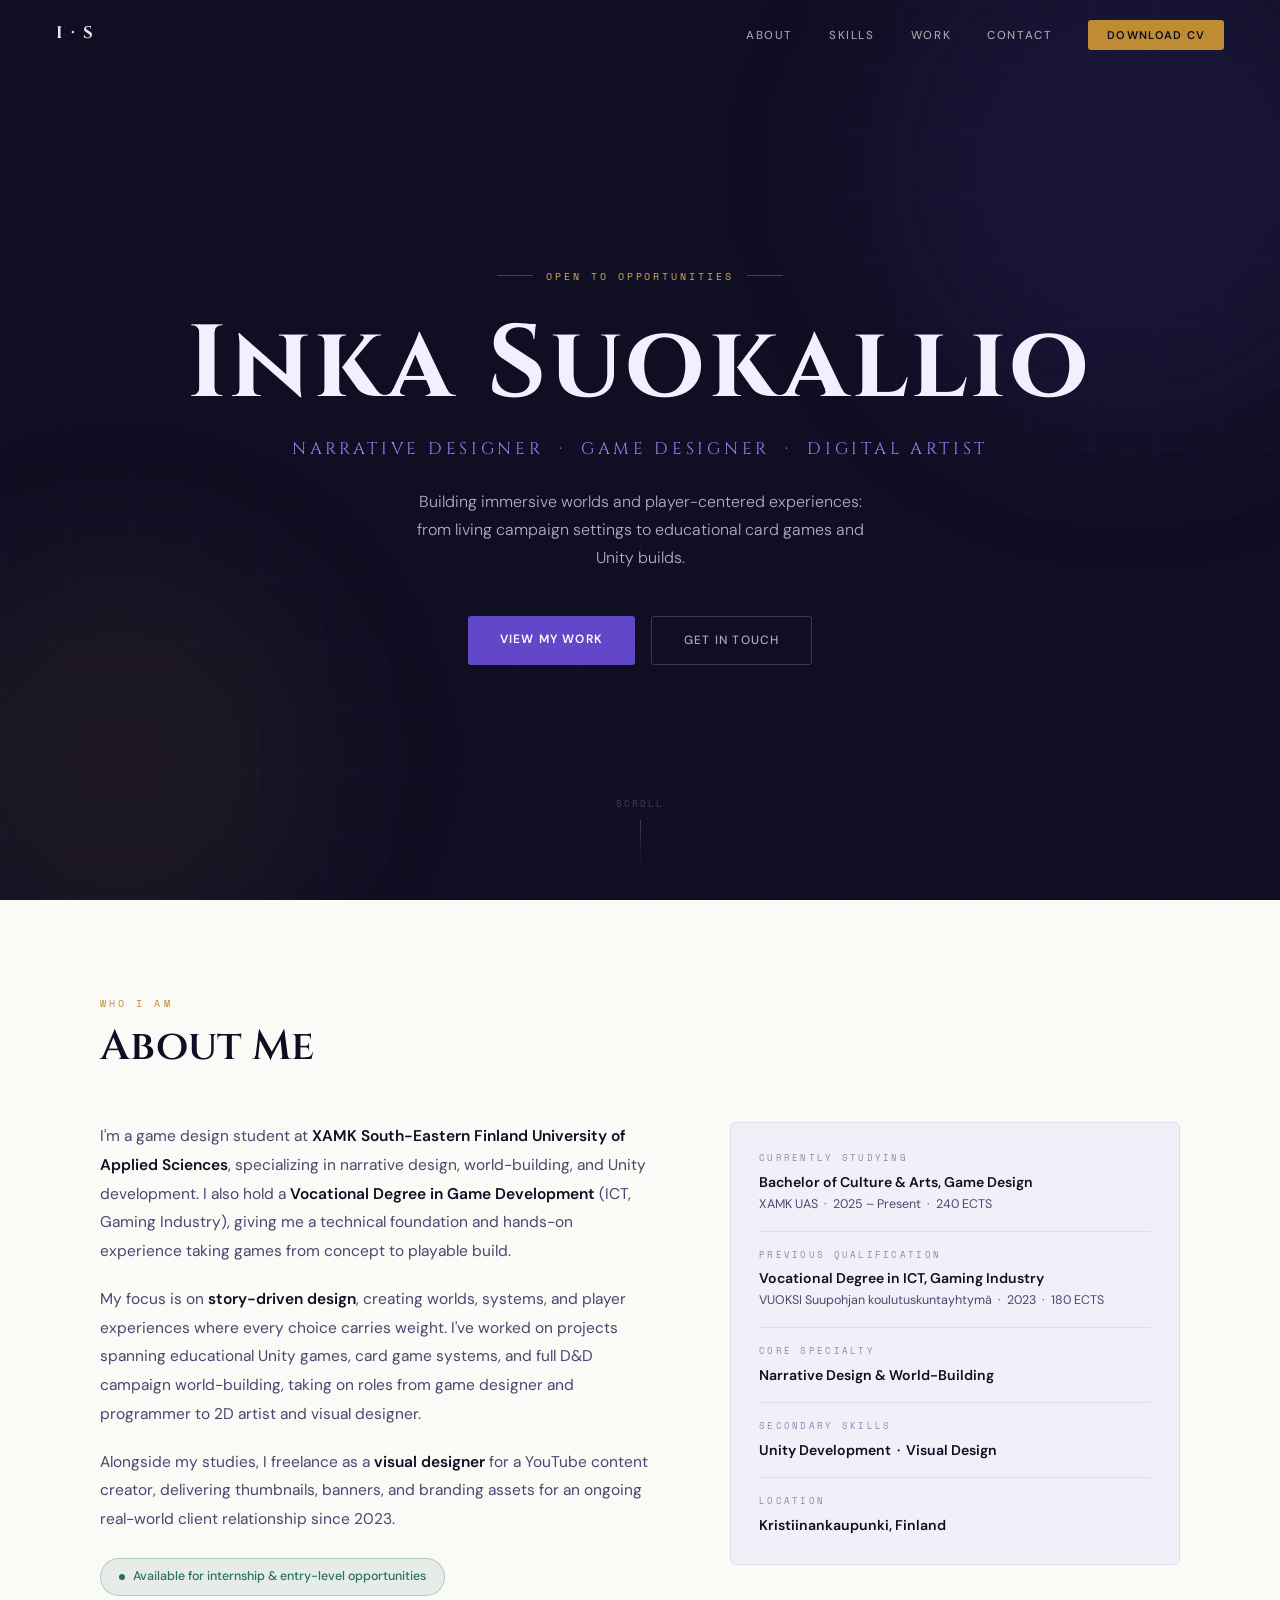
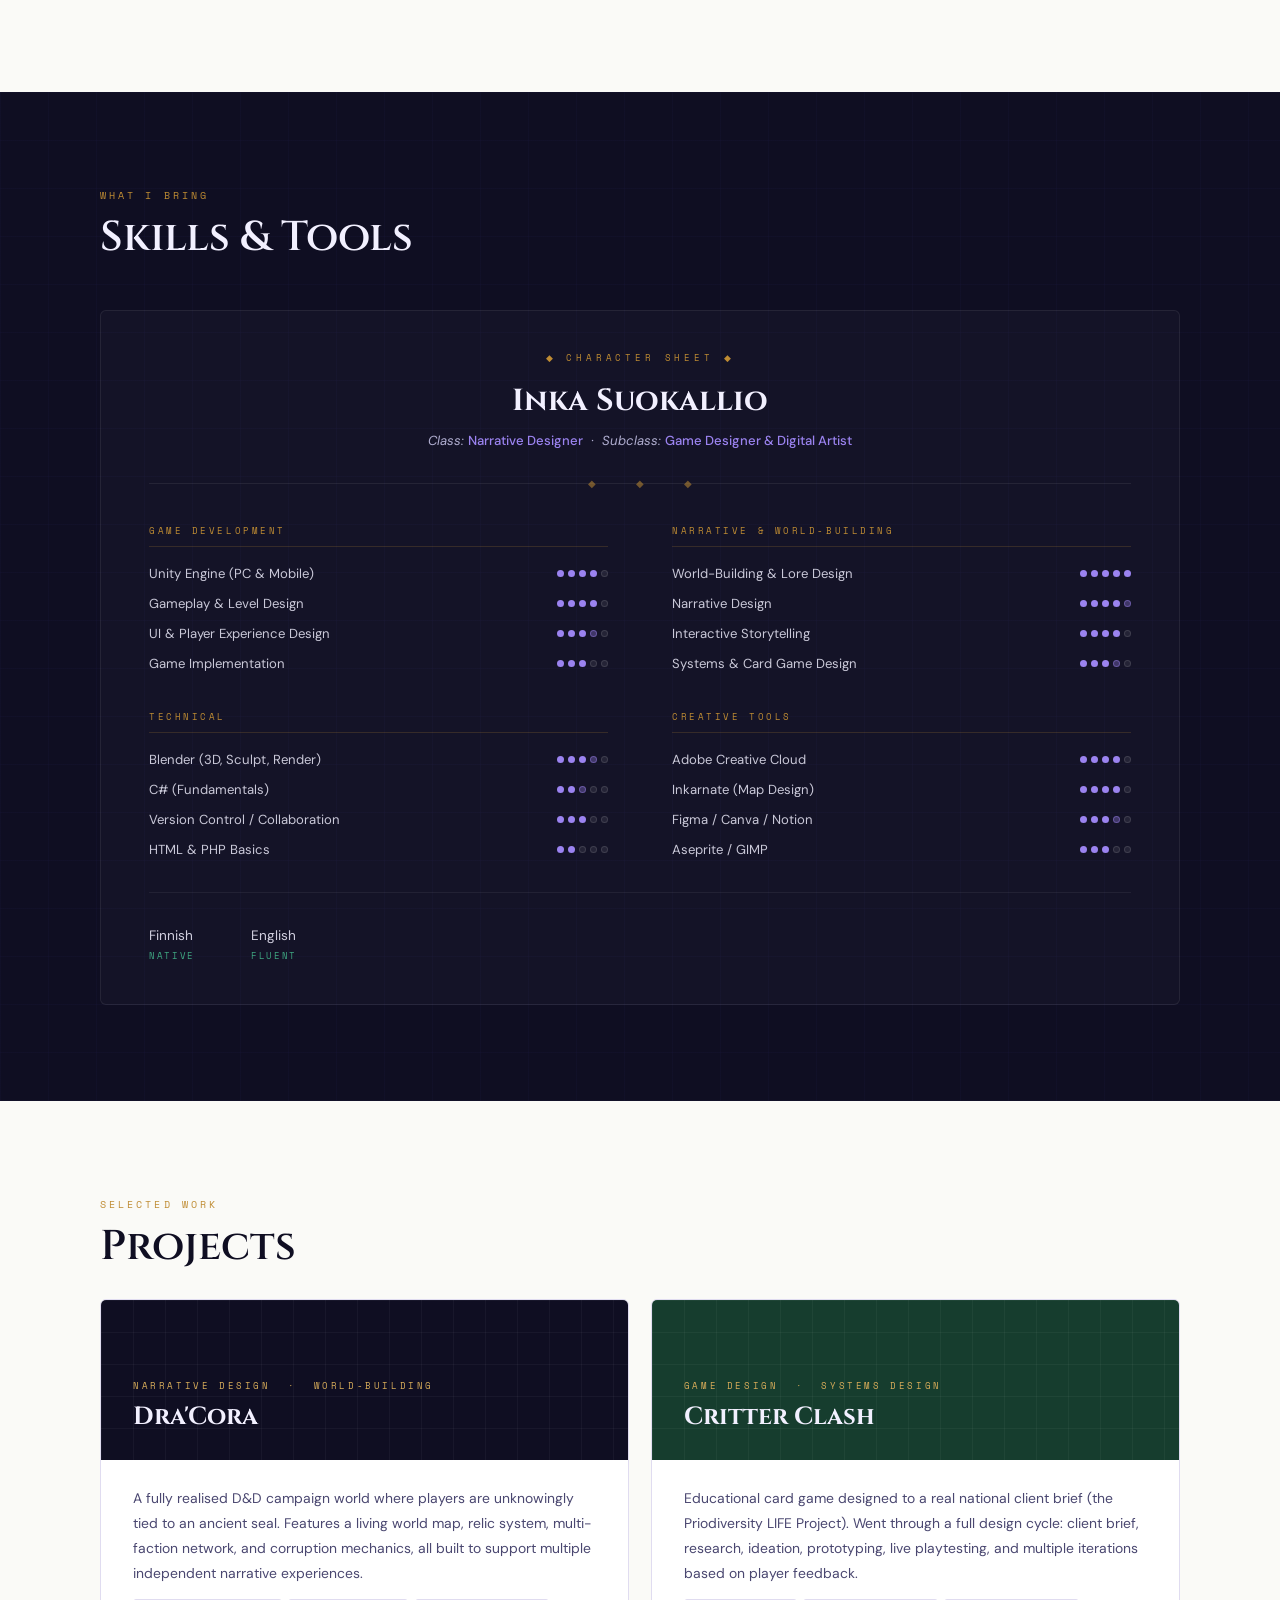
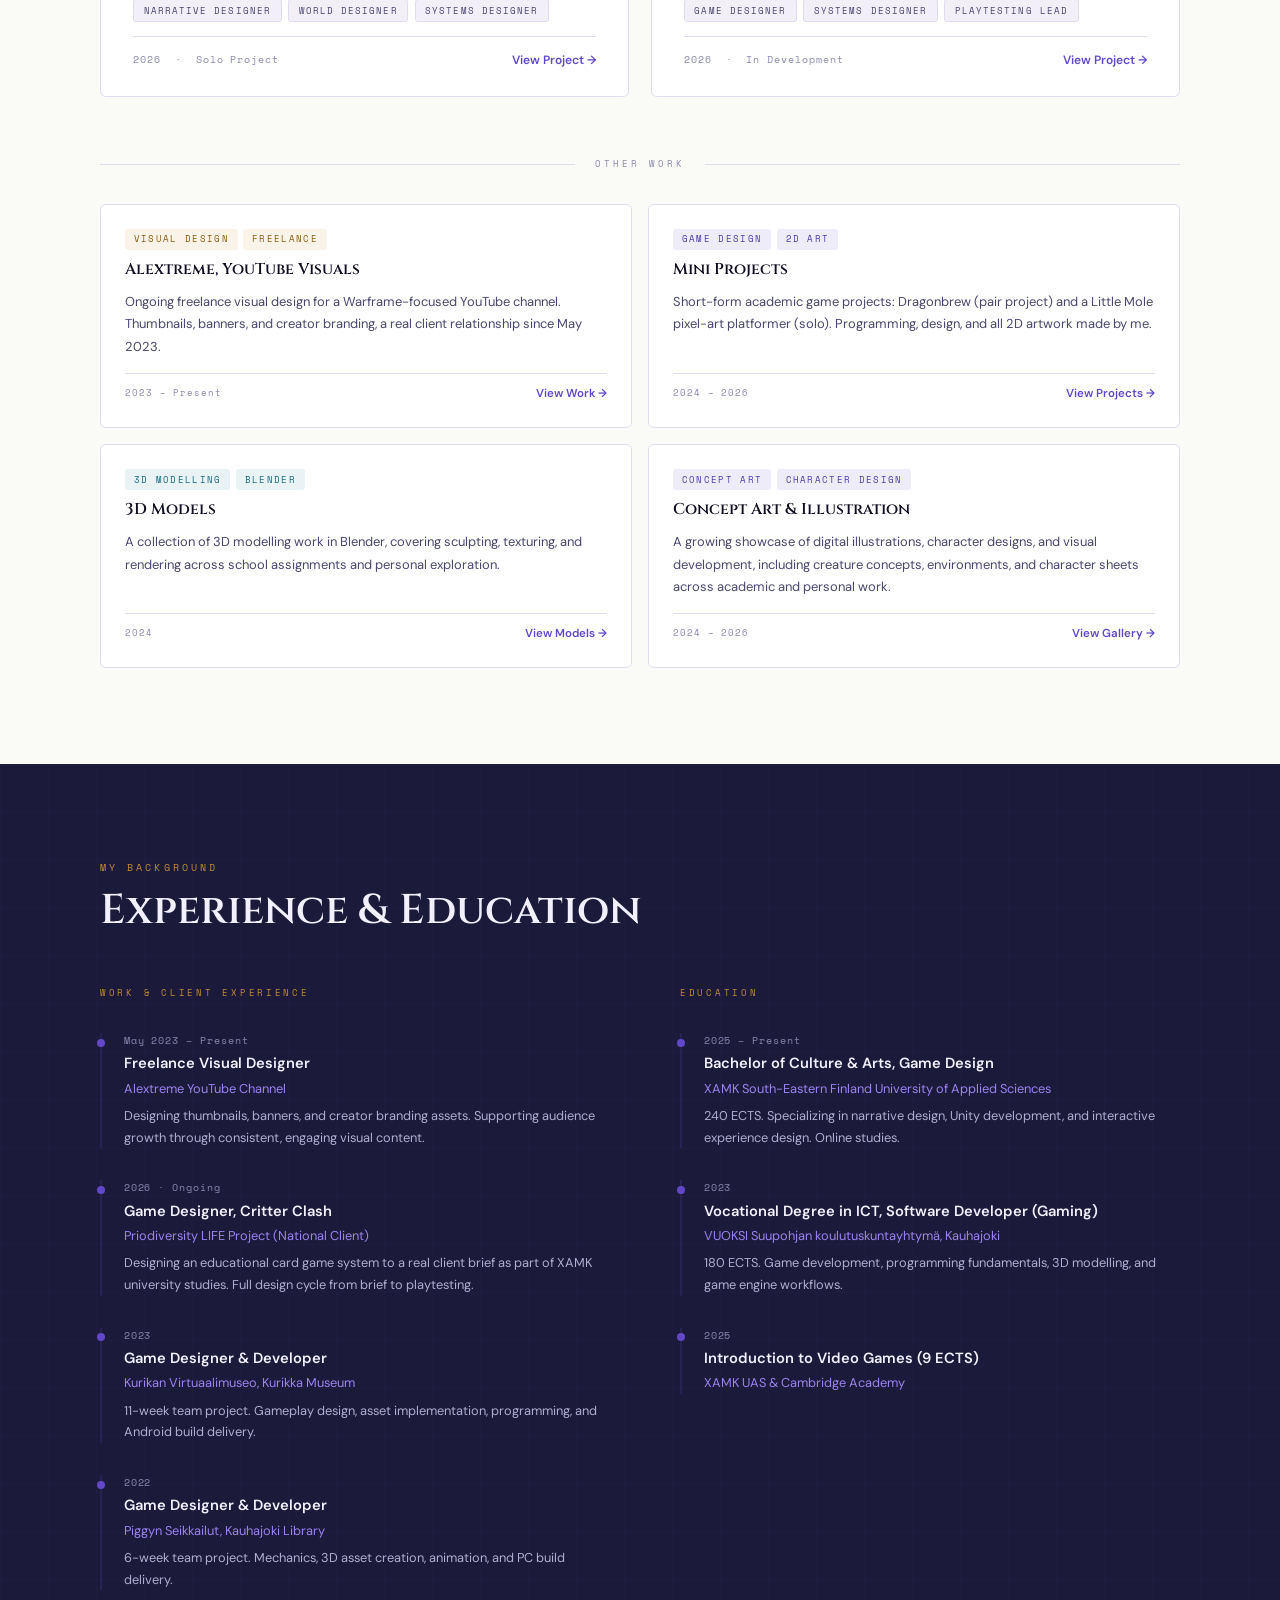
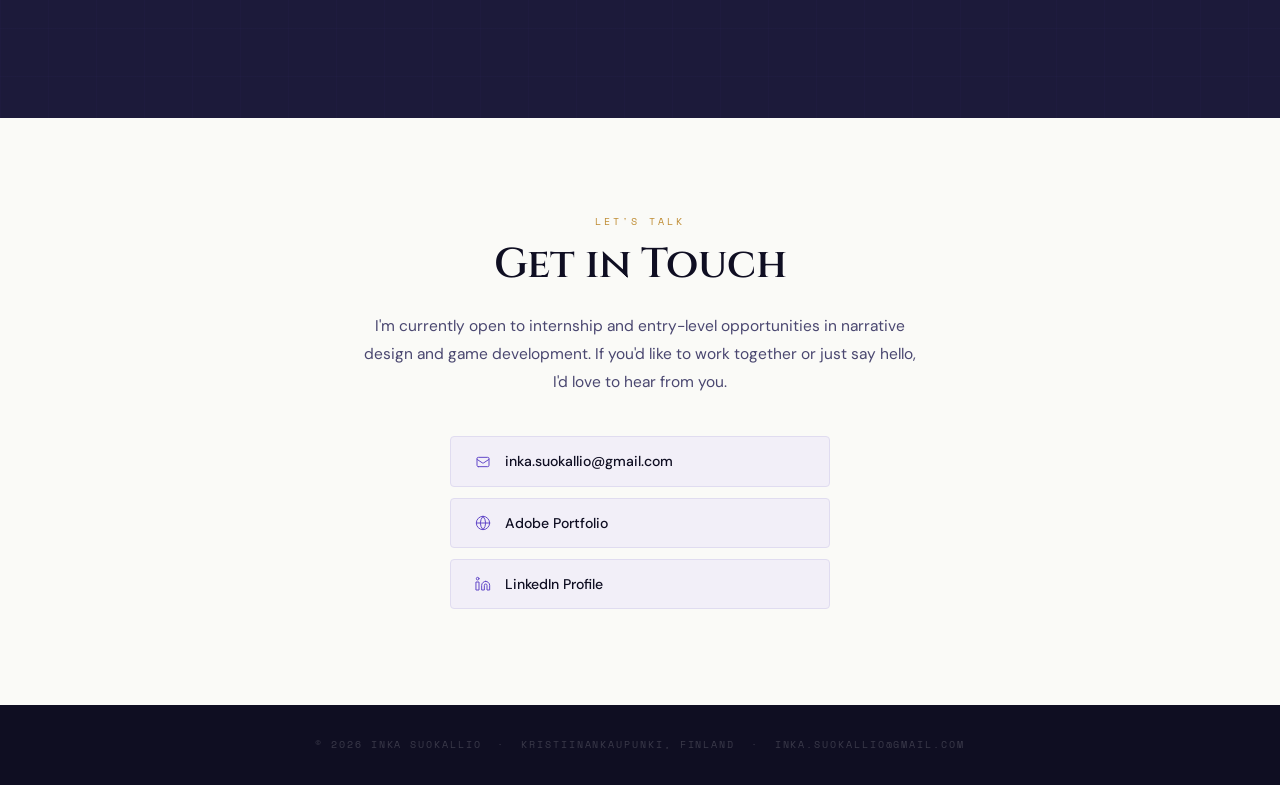
<file: index.html>
<!DOCTYPE html>
<html lang="en">
<head>
<meta charset="UTF-8">
<meta name="viewport" content="width=device-width, initial-scale=1.0">
<title>Inka Suokallio | Narrative Designer & Game Designer</title>
<meta name="description" content="Game design student specializing in narrative design, world-building, and Unity development. Based in Kristiinankaupunki, Finland.">
<link rel="preconnect" href="https://fonts.googleapis.com">
<link rel="preconnect" href="https://fonts.gstatic.com" crossorigin>
<link href="https://fonts.googleapis.com/css2?family=Cinzel:wght@400;600;700&family=DM+Sans:ital,opsz,wght@0,9..40,300;0,9..40,400;0,9..40,500;0,9..40,600;1,9..40,400&family=Space+Mono:wght@400;700&display=swap" rel="stylesheet">
<style>
*,*::before,*::after{box-sizing:border-box;margin:0;padding:0;}

:root{
  --ink:#0F0E22;
  --ink-mid:#1C1A3A;
  --ink-light:#252350;
  --cream:#FAFAF7;
  --surface:#F2EFF8;
  --border:#E0DCF0;
  --purple:#6248C8;
  --purple-soft:#9B83F0;
  --purple-glow:rgba(98,72,200,0.12);
  --green:#2A7057;
  --green-soft:#3FA882;
  --gold:#BF8C33;
  --gold-soft:#D9AD5A;
  --gold-glow:rgba(191,140,51,0.15);
  --text-dark:#0F0E22;
  --text-mid:#4A4770;
  --text-muted:#8A88B0;
  --text-light:#F2F0FF;
  --text-light-mid:#B0AED0;
}

html{scroll-behavior:smooth;}

body{
  font-family:'DM Sans',sans-serif;
  background:var(--cream);
  color:var(--text-dark);
  line-height:1.6;
  overflow-x:hidden;
}

/* ─── NAV ─── */
.nav{
  position:fixed;top:0;left:0;right:0;z-index:100;
  display:flex;align-items:center;justify-content:space-between;
  padding:1.25rem 3.5rem;
  transition:background 0.35s,padding 0.3s,box-shadow 0.35s;
}
.nav.scrolled{
  background:rgba(15,14,34,0.96);
  backdrop-filter:blur(14px);
  padding:0.9rem 3.5rem;
  box-shadow:0 1px 0 rgba(255,255,255,0.04);
}
.nav-logo{
  font-family:'Cinzel',serif;font-size:1.05rem;font-weight:700;
  color:#fff;text-decoration:none;letter-spacing:0.12em;
  opacity:0.9;transition:opacity 0.2s;
}
.nav-logo:hover{opacity:1;}
.nav-links{display:flex;align-items:center;gap:2.25rem;list-style:none;}
.nav-links a{
  font-size:0.72rem;font-weight:500;letter-spacing:0.14em;
  text-transform:uppercase;color:rgba(255,255,255,0.6);
  text-decoration:none;transition:color 0.2s;
}
.nav-links a:hover{color:var(--gold-soft);}
.nav-cv{
  font-size:0.7rem !important;font-weight:600 !important;
  letter-spacing:0.12em !important;color:var(--ink) !important;
  background:var(--gold);border-radius:3px;padding:0.5rem 1.15rem;
  text-decoration:none;transition:background 0.2s;
}
.nav-cv:hover{background:var(--gold-soft) !important;color:var(--ink) !important;}

/* ─── HERO ─── */
.hero{
  min-height:100vh;background:var(--ink);
  display:flex;flex-direction:column;
  align-items:center;justify-content:center;
  text-align:center;padding:8rem 2rem 6rem;
  position:relative;overflow:hidden;
}
.hero-grid-bg{
  position:absolute;inset:0;pointer-events:none;
  background-image:
    linear-gradient(rgba(98,72,200,0.045) 1px,transparent 1px),
    linear-gradient(90deg,rgba(98,72,200,0.045) 1px,transparent 1px);
  background-size:64px 64px;
}
.hero-glow{
  position:absolute;pointer-events:none;border-radius:50%;filter:blur(80px);
}
.hero-glow-purple{
  width:500px;height:500px;
  background:rgba(98,72,200,0.12);
  top:-80px;right:-100px;
}
.hero-glow-gold{
  width:400px;height:400px;
  background:rgba(191,140,51,0.08);
  bottom:-60px;left:-80px;
}
.hero-eyebrow{
  position:relative;z-index:1;
  font-family:'Space Mono',monospace;font-size:0.65rem;
  letter-spacing:0.28em;text-transform:uppercase;color:var(--gold-soft);
  margin-bottom:1.75rem;
  display:flex;align-items:center;gap:0.85rem;
}
.hero-eyebrow::before,.hero-eyebrow::after{
  content:'';display:inline-block;width:2.25rem;height:1px;
  background:var(--gold);opacity:0.4;
}
.hero-name{
  position:relative;z-index:1;
  font-family:'Cinzel',serif;
  font-size:clamp(2.8rem,8vw,6.5rem);
  font-weight:700;color:var(--text-light);
  letter-spacing:0.04em;line-height:1.05;
  margin-bottom:1rem;
}
.hero-title{
  position:relative;z-index:1;
  font-family:'Cinzel',serif;
  font-size:clamp(0.8rem,1.8vw,1.05rem);
  font-weight:400;color:var(--purple-soft);
  letter-spacing:0.22em;text-transform:uppercase;
  margin-bottom:1.6rem;
}
.hero-sub{
  position:relative;z-index:1;
  font-size:1rem;font-weight:300;
  color:var(--text-light-mid);
  max-width:480px;line-height:1.75;margin-bottom:2.75rem;
}
.hero-btns{
  position:relative;z-index:1;
  display:flex;gap:1rem;flex-wrap:wrap;justify-content:center;
}
.btn-solid{
  font-family:'DM Sans',sans-serif;font-size:0.75rem;font-weight:600;
  letter-spacing:0.1em;text-transform:uppercase;text-decoration:none;
  padding:0.85rem 2rem;background:var(--purple);color:#fff;
  border-radius:3px;transition:background 0.2s,transform 0.15s;
  display:inline-block;
}
.btn-solid:hover{background:var(--purple-soft);transform:translateY(-2px);}
.btn-ghost{
  font-family:'DM Sans',sans-serif;font-size:0.75rem;font-weight:500;
  letter-spacing:0.1em;text-transform:uppercase;text-decoration:none;
  padding:0.85rem 2rem;border:1px solid rgba(255,255,255,0.18);
  color:rgba(255,255,255,0.65);border-radius:3px;
  transition:border-color 0.2s,color 0.2s,transform 0.15s;
  display:inline-block;
}
.btn-ghost:hover{border-color:var(--gold-soft);color:var(--gold-soft);transform:translateY(-2px);}
.scroll-down{
  position:absolute;bottom:2.25rem;z-index:1;
  display:flex;flex-direction:column;align-items:center;gap:0.5rem;
  font-family:'Space Mono',monospace;font-size:0.58rem;
  letter-spacing:0.22em;color:rgba(255,255,255,0.22);text-transform:uppercase;
}
.scroll-line{
  width:1px;height:2.75rem;
  background:linear-gradient(to bottom,rgba(255,255,255,0.2),transparent);
  animation:scrollAnim 2.2s ease-in-out infinite;
}
@keyframes scrollAnim{0%,100%{transform:scaleY(1);opacity:0.35;}50%{opacity:1;}}

/* ─── SECTIONS ─── */
section{padding:6rem 2rem;}
.container{max-width:1080px;margin:0 auto;}
.eyebrow{
  font-family:'Space Mono',monospace;font-size:0.6rem;
  letter-spacing:0.32em;text-transform:uppercase;color:var(--gold);
  margin-bottom:0.7rem;
}
.sec-title{
  font-family:'Cinzel',serif;
  font-size:clamp(1.7rem,3.5vw,2.6rem);
  font-weight:600;color:var(--text-dark);line-height:1.15;
}
.sec-title.light{color:var(--text-light);}

/* ─── ABOUT ─── */
.about{background:var(--cream);}
.about-grid{
  display:grid;grid-template-columns:1.1fr 0.9fr;
  gap:5rem;align-items:start;margin-top:3.25rem;
}
.about-text p{
  font-size:0.97rem;line-height:1.85;
  color:var(--text-mid);margin-bottom:1.2rem;
}
.about-text p:last-of-type{margin-bottom:0;}
.about-text strong{color:var(--text-dark);font-weight:600;}
.avail-pill{
  display:inline-flex;align-items:center;gap:0.55rem;
  margin-top:1.5rem;padding:0.5rem 1.1rem;
  background:rgba(42,112,87,0.09);
  border:1px solid rgba(42,112,87,0.28);
  border-radius:100px;
  font-size:0.78rem;font-weight:500;color:var(--green);
}
.avail-dot{
  width:6px;height:6px;background:var(--green);border-radius:50%;
  animation:blink 2.2s ease-in-out infinite;
}
@keyframes blink{0%,100%{opacity:1;}50%{opacity:0.4;}}
.info-card{
  background:var(--surface);border:1px solid var(--border);
  border-radius:6px;padding:1.75rem;
  display:flex;flex-direction:column;gap:0;
}
.info-row{padding:1rem 0;}
.info-row + .info-row{border-top:1px solid var(--border);}
.info-label{
  font-family:'Space Mono',monospace;font-size:0.57rem;
  letter-spacing:0.25em;text-transform:uppercase;color:var(--text-muted);
  margin-bottom:0.3rem;
}
.info-value{font-size:0.88rem;font-weight:600;color:var(--text-dark);}
.info-sub{font-size:0.78rem;color:var(--text-mid);margin-top:0.1rem;}

/* ─── CHARACTER SHEET ─── */
.char-sheet{background:var(--ink);position:relative;overflow:hidden;}
.char-sheet .grid-bg{
  position:absolute;inset:0;pointer-events:none;
  background-image:
    linear-gradient(rgba(98,72,200,0.035) 1px,transparent 1px),
    linear-gradient(90deg,rgba(98,72,200,0.035) 1px,transparent 1px);
  background-size:48px 48px;
}
.sheet-wrap{
  position:relative;
  background:rgba(255,255,255,0.025);
  border:1px solid rgba(255,255,255,0.07);
  border-radius:6px;padding:2.5rem 3rem;margin-top:3rem;
}
.sheet-top{
  text-align:center;padding-bottom:2rem;margin-bottom:2.5rem;
  border-bottom:1px solid rgba(255,255,255,0.07);
  position:relative;
}
.sheet-tag{
  font-family:'Space Mono',monospace;font-size:0.57rem;
  letter-spacing:0.42em;text-transform:uppercase;color:var(--gold);
  margin-bottom:0.7rem;
}
.sheet-name{
  font-family:'Cinzel',serif;font-size:1.9rem;font-weight:700;
  color:var(--text-light);margin-bottom:0.25rem;
}
.sheet-class{font-size:0.82rem;color:var(--text-light-mid);font-style:italic;}
.sheet-class em{color:var(--purple-soft);font-style:normal;font-weight:500;}
.deco{
  position:absolute;bottom:-0.55rem;left:50%;
  transform:translateX(-50%);
  display:flex;gap:2.5rem;
}
.deco span{
  font-size:0.6rem;color:var(--gold);opacity:0.55;
}
.sheet-grid{
  display:grid;grid-template-columns:1fr 1fr;
  gap:2.25rem 4rem;
}
.skill-group-label{
  font-family:'Space Mono',monospace;font-size:0.57rem;
  letter-spacing:0.28em;text-transform:uppercase;color:var(--gold);
  margin-bottom:1rem;padding-bottom:0.5rem;
  border-bottom:1px solid rgba(191,140,51,0.2);
}
.skill-rows{display:flex;flex-direction:column;gap:0.55rem;}
.skill-row{
  display:flex;align-items:center;
  justify-content:space-between;
}
.skill-name{font-size:0.82rem;color:rgba(242,240,255,0.82);}
.dots{display:flex;gap:4px;}
.d{
  width:7px;height:7px;border-radius:50%;
  transition:background 0.2s;
}
.d.on{background:var(--purple-soft);}
.d.half{background:rgba(155,131,240,0.32);border:1px solid rgba(155,131,240,0.45);}
.d.off{background:rgba(255,255,255,0.07);border:1px solid rgba(255,255,255,0.12);}
.sheet-footer{
  margin-top:2rem;padding-top:2rem;
  border-top:1px solid rgba(255,255,255,0.06);
  display:flex;gap:3.5rem;
}
.lang-block{}
.lang-nm{font-size:0.85rem;color:rgba(242,240,255,0.85);}
.lang-lv{
  font-family:'Space Mono',monospace;font-size:0.58rem;
  letter-spacing:0.18em;text-transform:uppercase;color:var(--green-soft);
  margin-top:0.15rem;
}

/* ─── PROJECTS ─── */
.projects{background:var(--cream);}

/* Featured cards */
.feat-grid{
  display:grid;grid-template-columns:1fr 1fr;
  gap:1.35rem;margin-top:1.75rem;
}
.feat-card{
  background:#fff;border:1px solid var(--border);border-radius:6px;
  overflow:hidden;display:flex;flex-direction:column;
  text-decoration:none;color:inherit;
  transition:transform 0.22s,box-shadow 0.22s,border-color 0.22s;
}
.feat-card:hover{
  transform:translateY(-4px);
  box-shadow:0 16px 48px rgba(98,72,200,0.11);
  border-color:rgba(98,72,200,0.28);
}
.feat-band{
  padding:2rem 2rem 1.75rem;
  position:relative;overflow:hidden;
  min-height:160px;display:flex;
  flex-direction:column;justify-content:flex-end;
}
.feat-band-grid{
  position:absolute;inset:0;
  background-image:
    linear-gradient(rgba(255,255,255,0.04) 1px,transparent 1px),
    linear-gradient(90deg,rgba(255,255,255,0.04) 1px,transparent 1px);
  background-size:32px 32px;
}
.band-ink{background:var(--ink);}
.band-green{background:#163D2E;}
.feat-cat{
  font-family:'Space Mono',monospace;font-size:0.58rem;
  letter-spacing:0.28em;text-transform:uppercase;
  color:var(--gold-soft);margin-bottom:0.6rem;
  position:relative;z-index:1;
}
.feat-title{
  font-family:'Cinzel',serif;font-size:1.55rem;font-weight:700;
  color:var(--text-light);line-height:1.15;
  position:relative;z-index:1;
}
.feat-body{
  padding:1.65rem 2rem;flex:1;
  display:flex;flex-direction:column;gap:0.85rem;
}
.feat-desc{font-size:0.87rem;line-height:1.78;color:var(--text-mid);flex:1;}
.feat-roles{display:flex;flex-wrap:wrap;gap:0.4rem;}
.role-chip{
  font-family:'Space Mono',monospace;font-size:0.56rem;
  letter-spacing:0.12em;text-transform:uppercase;
  padding:0.22rem 0.6rem;border-radius:3px;
  background:var(--surface);color:var(--text-mid);
  border:1px solid var(--border);
}
.feat-foot{
  display:flex;align-items:center;justify-content:space-between;
  padding-top:0.85rem;border-top:1px solid var(--border);
}
.feat-yr{
  font-family:'Space Mono',monospace;font-size:0.6rem;
  letter-spacing:0.1em;color:var(--text-muted);
}
.feat-link{
  font-size:0.75rem;font-weight:600;color:var(--purple);
  text-decoration:none;display:flex;align-items:center;gap:0.3rem;
  transition:gap 0.18s;
}
.feat-card:hover .feat-link{gap:0.5rem;}

/* Section divider */
.work-divider{
  display:flex;align-items:center;gap:1.25rem;
  margin:3.75rem 0 2rem;
}
.work-divider-line{flex:1;height:1px;background:var(--border);}
.work-divider-label{
  font-family:'Space Mono',monospace;font-size:0.58rem;
  letter-spacing:0.32em;text-transform:uppercase;
  color:var(--text-muted);white-space:nowrap;
}

/* Small cards */
.small-grid{
  display:grid;grid-template-columns:repeat(2,1fr);
  gap:1rem;
}
.proj-card{
  background:#fff;border:1px solid var(--border);border-radius:6px;
  padding:1.5rem;display:flex;flex-direction:column;gap:0.65rem;
  transition:border-color 0.2s,box-shadow 0.2s,transform 0.2s;
  text-decoration:none;color:inherit;position:relative;overflow:hidden;
}
.proj-card::after{
  content:'';position:absolute;top:0;left:0;right:0;height:3px;
  opacity:0;transition:opacity 0.2s;
}
.proj-card:hover{
  border-color:rgba(98,72,200,0.22);
  box-shadow:0 8px 24px rgba(98,72,200,0.07);
  transform:translateY(-3px);
}
.proj-card:hover::after{opacity:1;}
.accent-purple::after{background:var(--purple);}
.accent-green::after{background:var(--green);}
.accent-gold::after{background:var(--gold);}
.accent-teal::after{background:#2A8090;}
.proj-tags{display:flex;flex-wrap:wrap;gap:0.35rem;}
.tag{
  font-family:'Space Mono',monospace;font-size:0.55rem;
  letter-spacing:0.15em;text-transform:uppercase;
  padding:0.22rem 0.55rem;border-radius:3px;
}
.tp{background:rgba(98,72,200,0.1);color:#4D3CAA;}
.tg{background:rgba(42,112,87,0.1);color:#1E5E3E;}
.ty{background:rgba(191,140,51,0.1);color:#8A5E10;}
.tt{background:rgba(42,130,160,0.1);color:#1A6A80;}
.proj-title{
  font-family:'Cinzel',serif;font-size:0.98rem;font-weight:600;
  color:var(--text-dark);line-height:1.3;
}
.proj-desc{font-size:0.81rem;line-height:1.72;color:var(--text-mid);flex:1;}
.proj-foot{
  display:flex;align-items:center;justify-content:space-between;
  margin-top:0.3rem;padding-top:0.65rem;border-top:1px solid var(--border);
}
.proj-yr{
  font-family:'Space Mono',monospace;font-size:0.58rem;
  letter-spacing:0.1em;color:var(--text-muted);
}
.proj-link{
  font-size:0.72rem;font-weight:600;color:var(--purple);
  text-decoration:none;display:flex;align-items:center;gap:0.3rem;
  transition:gap 0.18s;
}
.proj-card:hover .proj-link{gap:0.5rem;}

/* ─── EXPERIENCE ─── */
.xp{background:var(--ink-mid);position:relative;overflow:hidden;}
.xp .grid-bg{
  position:absolute;inset:0;pointer-events:none;
  background-image:
    linear-gradient(rgba(98,72,200,0.03) 1px,transparent 1px),
    linear-gradient(90deg,rgba(98,72,200,0.03) 1px,transparent 1px);
  background-size:48px 48px;
}
.xp-grid{
  display:grid;grid-template-columns:1fr 1fr;
  gap:5rem;margin-top:3.25rem;position:relative;z-index:1;
}
.xp-section-label{
  font-family:'Space Mono',monospace;font-size:0.57rem;
  letter-spacing:0.3em;text-transform:uppercase;color:var(--gold);
  margin-bottom:2rem;
}
.xp-item{
  position:relative;padding-left:1.35rem;margin-bottom:2rem;
  border-left:2px solid rgba(98,72,200,0.18);
}
.xp-item::before{
  content:'';position:absolute;left:-5px;top:0.35rem;
  width:8px;height:8px;background:var(--purple);border-radius:50%;
}
.xp-date{
  font-family:'Space Mono',monospace;font-size:0.6rem;
  letter-spacing:0.1em;color:var(--text-muted);margin-bottom:0.25rem;
}
.xp-title{font-size:0.92rem;font-weight:600;color:var(--text-light);margin-bottom:0.18rem;}
.xp-org{font-size:0.8rem;color:var(--purple-soft);margin-bottom:0.35rem;}
.xp-desc{font-size:0.8rem;line-height:1.7;color:var(--text-light-mid);}

/* ─── CONTACT ─── */
.contact{background:var(--cream);text-align:center;}
.contact-inner{max-width:560px;margin:0 auto;}
.contact-sub{
  font-size:0.97rem;line-height:1.8;color:var(--text-mid);
  margin:1.5rem auto 2.5rem;
}
.contact-rows{
  display:flex;flex-direction:column;gap:0.7rem;
  align-items:center;
}
.c-link{
  display:flex;align-items:center;gap:0.85rem;
  font-size:0.88rem;font-weight:500;color:var(--text-dark);
  text-decoration:none;padding:0.8rem 1.5rem;
  background:var(--surface);border:1px solid var(--border);
  border-radius:4px;width:100%;max-width:380px;
  transition:border-color 0.2s,background 0.2s;
}
.c-link:hover{border-color:var(--purple);background:var(--purple-glow);}
.c-icon{width:1rem;height:1rem;color:var(--purple);flex-shrink:0;}

/* ─── FOOTER ─── */
footer{background:var(--ink);padding:2rem;text-align:center;}
footer p{
  font-family:'Space Mono',monospace;font-size:0.6rem;
  letter-spacing:0.2em;color:rgba(255,255,255,0.18);
  text-transform:uppercase;
}

/* ─── RESPONSIVE ─── */
@media(max-width:960px){
  .about-grid,.xp-grid{grid-template-columns:1fr;gap:2.5rem;}
  .feat-grid,.small-grid{grid-template-columns:1fr;}
  .sheet-grid{grid-template-columns:1fr;}
  .nav{padding:1rem 1.75rem;}
  .nav.scrolled{padding:0.8rem 1.75rem;}
  .sheet-wrap{padding:2rem 1.75rem;}
}
@media(max-width:600px){
  .feat-grid,.small-grid{grid-template-columns:1fr;}
  section{padding:4rem 1.25rem;}
  .nav-links .hide-sm{display:none;}
  .hero-name{font-size:2.5rem;}
  .hero-title{font-size:0.72rem;}
  .feat-title{font-size:1.3rem;}
}
</style>
</head>
<body>

<!-- NAV -->
<nav class="nav" id="nav">
  <a href="#hero" class="nav-logo">I · S</a>
  <ul class="nav-links">
    <li class="hide-sm"><a href="#about">About</a></li>
    <li class="hide-sm"><a href="#skills">Skills</a></li>
    <li><a href="#work">Work</a></li>
    <li><a href="#contact">Contact</a></li>
    <li><a href="YOUR_CV_PDF_LINK_HERE" class="nav-cv" target="_blank">Download CV</a></li>
  </ul>
</nav>

<!-- HERO -->
<section class="hero" id="hero">
  <div class="hero-grid-bg"></div>
  <div class="hero-glow hero-glow-purple"></div>
  <div class="hero-glow hero-glow-gold"></div>
  <div class="hero-eyebrow">Open to opportunities</div>
  <h1 class="hero-name">Inka Suokallio</h1>
  <p class="hero-title">Narrative Designer &nbsp;·&nbsp; Game Designer &nbsp;·&nbsp; Digital Artist</p>
  <p class="hero-sub">Building immersive worlds and player-centered experiences: from living campaign settings to educational card games and Unity builds.</p>
  <div class="hero-btns">
    <a href="#work" class="btn-solid">View My Work</a>
    <a href="#contact" class="btn-ghost">Get in Touch</a>
  </div>
  <div class="scroll-down">
    <span>Scroll</span>
    <div class="scroll-line"></div>
  </div>
</section>

<!-- ABOUT -->
<section class="about" id="about">
  <div class="container">
    <p class="eyebrow">Who I am</p>
    <h2 class="sec-title">About Me</h2>
    <div class="about-grid">
      <div class="about-text">
        <p>I'm a game design student at <strong>XAMK South-Eastern Finland University of Applied Sciences</strong>, specializing in narrative design, world-building, and Unity development. I also hold a <strong>Vocational Degree in Game Development</strong> (ICT, Gaming Industry), giving me a technical foundation and hands-on experience taking games from concept to playable build.</p>
        <p>My focus is on <strong>story-driven design</strong>, creating worlds, systems, and player experiences where every choice carries weight. I've worked on projects spanning educational Unity games, card game systems, and full D&D campaign world-building, taking on roles from game designer and programmer to 2D artist and visual designer.</p>
        <p>Alongside my studies, I freelance as a <strong>visual designer</strong> for a YouTube content creator, delivering thumbnails, banners, and branding assets for an ongoing real-world client relationship since 2023.</p>
        <div class="avail-pill">
          <span class="avail-dot"></span>
          Available for internship &amp; entry-level opportunities
        </div>
      </div>
      <div>
        <div class="info-card">
          <div class="info-row" style="padding-top:0;">
            <div class="info-label">Currently Studying</div>
            <div class="info-value">Bachelor of Culture &amp; Arts, Game Design</div>
            <div class="info-sub">XAMK UAS &nbsp;·&nbsp; 2025 – Present &nbsp;·&nbsp; 240 ECTS</div>
          </div>
          <div class="info-row">
            <div class="info-label">Previous Qualification</div>
            <div class="info-value">Vocational Degree in ICT, Gaming Industry</div>
            <div class="info-sub">VUOKSI Suupohjan koulutuskuntayhtymä &nbsp;·&nbsp; 2023 &nbsp;·&nbsp; 180 ECTS</div>
          </div>
          <div class="info-row">
            <div class="info-label">Core Specialty</div>
            <div class="info-value">Narrative Design &amp; World-Building</div>
          </div>
          <div class="info-row">
            <div class="info-label">Secondary Skills</div>
            <div class="info-value">Unity Development &nbsp;·&nbsp; Visual Design</div>
          </div>
          <div class="info-row" style="padding-bottom:0;">
            <div class="info-label">Location</div>
            <div class="info-value">Kristiinankaupunki, Finland</div>
          </div>
        </div>
      </div>
    </div>
  </div>
</section>

<!-- SKILLS / CHARACTER SHEET -->
<section class="char-sheet" id="skills">
  <div class="grid-bg"></div>
  <div class="container" style="position:relative;z-index:1;">
    <p class="eyebrow">What I bring</p>
    <h2 class="sec-title light">Skills &amp; Tools</h2>
    <div class="sheet-wrap">
      <div class="sheet-top">
        <div class="sheet-tag">◆ Character Sheet ◆</div>
        <div class="sheet-name">Inka Suokallio</div>
        <div class="sheet-class">Class: <em>Narrative Designer</em> &nbsp;·&nbsp; Subclass: <em>Game Designer &amp; Digital Artist</em></div>
        <div class="deco"><span>◆</span><span>◆</span><span>◆</span></div>
      </div>
      <div class="sheet-grid">
        <div>
          <div class="skill-group-label">Game Development</div>
          <div class="skill-rows">
            <div class="skill-row"><span class="skill-name">Unity Engine (PC &amp; Mobile)</span><span class="dots"><span class="d on"></span><span class="d on"></span><span class="d on"></span><span class="d on"></span><span class="d off"></span></span></div>
            <div class="skill-row"><span class="skill-name">Gameplay &amp; Level Design</span><span class="dots"><span class="d on"></span><span class="d on"></span><span class="d on"></span><span class="d on"></span><span class="d off"></span></span></div>
            <div class="skill-row"><span class="skill-name">UI &amp; Player Experience Design</span><span class="dots"><span class="d on"></span><span class="d on"></span><span class="d on"></span><span class="d half"></span><span class="d off"></span></span></div>
            <div class="skill-row"><span class="skill-name">Game Implementation</span><span class="dots"><span class="d on"></span><span class="d on"></span><span class="d on"></span><span class="d off"></span><span class="d off"></span></span></div>
          </div>
        </div>
        <div>
          <div class="skill-group-label">Narrative &amp; World-Building</div>
          <div class="skill-rows">
            <div class="skill-row"><span class="skill-name">World-Building &amp; Lore Design</span><span class="dots"><span class="d on"></span><span class="d on"></span><span class="d on"></span><span class="d on"></span><span class="d on"></span></span></div>
            <div class="skill-row"><span class="skill-name">Narrative Design</span><span class="dots"><span class="d on"></span><span class="d on"></span><span class="d on"></span><span class="d on"></span><span class="d half"></span></span></div>
            <div class="skill-row"><span class="skill-name">Interactive Storytelling</span><span class="dots"><span class="d on"></span><span class="d on"></span><span class="d on"></span><span class="d on"></span><span class="d off"></span></span></div>
            <div class="skill-row"><span class="skill-name">Systems &amp; Card Game Design</span><span class="dots"><span class="d on"></span><span class="d on"></span><span class="d on"></span><span class="d half"></span><span class="d off"></span></span></div>
          </div>
        </div>
        <div>
          <div class="skill-group-label">Technical</div>
          <div class="skill-rows">
            <div class="skill-row"><span class="skill-name">Blender (3D, Sculpt, Render)</span><span class="dots"><span class="d on"></span><span class="d on"></span><span class="d on"></span><span class="d half"></span><span class="d off"></span></span></div>
            <div class="skill-row"><span class="skill-name">C# (Fundamentals)</span><span class="dots"><span class="d on"></span><span class="d on"></span><span class="d half"></span><span class="d off"></span><span class="d off"></span></span></div>
            <div class="skill-row"><span class="skill-name">Version Control / Collaboration</span><span class="dots"><span class="d on"></span><span class="d on"></span><span class="d on"></span><span class="d off"></span><span class="d off"></span></span></div>
            <div class="skill-row"><span class="skill-name">HTML &amp; PHP Basics</span><span class="dots"><span class="d on"></span><span class="d on"></span><span class="d off"></span><span class="d off"></span><span class="d off"></span></span></div>
          </div>
        </div>
        <div>
          <div class="skill-group-label">Creative Tools</div>
          <div class="skill-rows">
            <div class="skill-row"><span class="skill-name">Adobe Creative Cloud</span><span class="dots"><span class="d on"></span><span class="d on"></span><span class="d on"></span><span class="d on"></span><span class="d off"></span></span></div>
            <div class="skill-row"><span class="skill-name">Inkarnate (Map Design)</span><span class="dots"><span class="d on"></span><span class="d on"></span><span class="d on"></span><span class="d on"></span><span class="d off"></span></span></div>
            <div class="skill-row"><span class="skill-name">Figma / Canva / Notion</span><span class="dots"><span class="d on"></span><span class="d on"></span><span class="d on"></span><span class="d half"></span><span class="d off"></span></span></div>
            <div class="skill-row"><span class="skill-name">Aseprite / GIMP</span><span class="dots"><span class="d on"></span><span class="d on"></span><span class="d on"></span><span class="d off"></span><span class="d off"></span></span></div>
          </div>
        </div>
      </div>
      <div class="sheet-footer">
        <div class="lang-block">
          <div class="lang-nm">Finnish</div>
          <div class="lang-lv">Native</div>
        </div>
        <div class="lang-block">
          <div class="lang-nm">English</div>
          <div class="lang-lv">Fluent</div>
        </div>
      </div>
    </div>
  </div>
</section>

<!-- PROJECTS -->
<section class="projects" id="work">
  <div class="container">
    <p class="eyebrow">Selected work</p>
    <h2 class="sec-title">Projects</h2>

    <!-- FEATURED -->
    <div class="feat-grid">

      <a class="feat-card" href="dracora.html">
        <div class="feat-band band-ink">
          <div class="feat-band-grid"></div>
          <div class="feat-cat">Narrative Design &nbsp;·&nbsp; World-Building</div>
          <div class="feat-title">Dra'Cora</div>
        </div>
        <div class="feat-body">
          <p class="feat-desc">A fully realised D&amp;D campaign world where players are unknowingly tied to an ancient seal. Features a living world map, relic system, multi-faction network, and corruption mechanics, all built to support multiple independent narrative experiences.</p>
          <div class="feat-roles">
            <span class="role-chip">Narrative Designer</span>
            <span class="role-chip">World Designer</span>
            <span class="role-chip">Systems Designer</span>
          </div>
          <div class="feat-foot">
            <span class="feat-yr">2026 &nbsp;·&nbsp; Solo Project</span>
            <span class="feat-link">View Project →</span>
          </div>
        </div>
      </a>

      <a class="feat-card" href="critter-clash.html">
        <div class="feat-band band-green">
          <div class="feat-band-grid"></div>
          <div class="feat-cat">Game Design &nbsp;·&nbsp; Systems Design</div>
          <div class="feat-title">Critter Clash</div>
        </div>
        <div class="feat-body">
          <p class="feat-desc">Educational card game designed to a real national client brief (the Priodiversity LIFE Project). Went through a full design cycle: client brief, research, ideation, prototyping, live playtesting, and multiple iterations based on player feedback.</p>
          <div class="feat-roles">
            <span class="role-chip">Game Designer</span>
            <span class="role-chip">Systems Designer</span>
            <span class="role-chip">Playtesting Lead</span>
          </div>
          <div class="feat-foot">
            <span class="feat-yr">2026 &nbsp;·&nbsp; In Development</span>
            <span class="feat-link">View Project →</span>
          </div>
        </div>
      </a>

    </div>

    <!-- DIVIDER -->
    <div class="work-divider">
      <div class="work-divider-line"></div>
      <span class="work-divider-label">Other Work</span>
      <div class="work-divider-line"></div>
    </div>

    <!-- SMALLER WORK -->
    <div class="small-grid">

      <a class="proj-card accent-gold" href="thumbnails.html">
        <div class="proj-tags">
          <span class="tag ty">Visual Design</span>
          <span class="tag ty">Freelance</span>
        </div>
        <div class="proj-title">Alextreme, YouTube Visuals</div>
        <p class="proj-desc">Ongoing freelance visual design for a Warframe-focused YouTube channel. Thumbnails, banners, and creator branding, a real client relationship since May 2023.</p>
        <div class="proj-foot">
          <span class="proj-yr">2023 – Present</span>
          <span class="proj-link">View Work →</span>
        </div>
      </a>

      <a class="proj-card accent-purple" href="mini-projects.html">
        <div class="proj-tags">
          <span class="tag tp">Game Design</span>
          <span class="tag tp">2D Art</span>
        </div>
        <div class="proj-title">Mini Projects</div>
        <p class="proj-desc">Short-form academic game projects: Dragonbrew (pair project) and a Little Mole pixel-art platformer (solo). Programming, design, and all 2D artwork made by me.</p>
        <div class="proj-foot">
          <span class="proj-yr">2024 – 2026</span>
          <span class="proj-link">View Projects →</span>
        </div>
      </a>

      <a class="proj-card accent-teal" href="3d-models.html">
        <div class="proj-tags">
          <span class="tag tt">3D Modelling</span>
          <span class="tag tt">Blender</span>
        </div>
        <div class="proj-title">3D Models</div>
        <p class="proj-desc">A collection of 3D modelling work in Blender, covering sculpting, texturing, and rendering across school assignments and personal exploration.</p>
        <div class="proj-foot">
          <span class="proj-yr">2024</span>
          <span class="proj-link">View Models →</span>
        </div>
      </a>

      <a class="proj-card accent-purple" href="concept-art.html">
        <div class="proj-tags">
          <span class="tag tp">Concept Art</span>
          <span class="tag tp">Character Design</span>
        </div>
        <div class="proj-title">Concept Art &amp; Illustration</div>
        <p class="proj-desc">A growing showcase of digital illustrations, character designs, and visual development, including creature concepts, environments, and character sheets across academic and personal work.</p>
        <div class="proj-foot">
          <span class="proj-yr">2024 – 2026</span>
          <span class="proj-link">View Gallery →</span>
        </div>
      </a>

    </div>
  </div>
</section>

<!-- EXPERIENCE & EDUCATION -->
<section class="xp" id="experience">
  <div class="grid-bg"></div>
  <div class="container">
    <p class="eyebrow">My background</p>
    <h2 class="sec-title light">Experience &amp; Education</h2>
    <div class="xp-grid">
      <div>
        <div class="xp-section-label">Work &amp; Client Experience</div>
        <div class="xp-item">
          <div class="xp-date">May 2023 – Present</div>
          <div class="xp-title">Freelance Visual Designer</div>
          <div class="xp-org">Alextreme YouTube Channel</div>
          <div class="xp-desc">Designing thumbnails, banners, and creator branding assets. Supporting audience growth through consistent, engaging visual content.</div>
        </div>
        <div class="xp-item">
          <div class="xp-date">2026 · Ongoing</div>
          <div class="xp-title">Game Designer, Critter Clash</div>
          <div class="xp-org">Priodiversity LIFE Project (National Client)</div>
          <div class="xp-desc">Designing an educational card game system to a real client brief as part of XAMK university studies. Full design cycle from brief to playtesting.</div>
        </div>
        <div class="xp-item">
          <div class="xp-date">2023</div>
          <div class="xp-title">Game Designer &amp; Developer</div>
          <div class="xp-org">Kurikan Virtuaalimuseo, Kurikka Museum</div>
          <div class="xp-desc">11-week team project. Gameplay design, asset implementation, programming, and Android build delivery.</div>
        </div>
        <div class="xp-item">
          <div class="xp-date">2022</div>
          <div class="xp-title">Game Designer &amp; Developer</div>
          <div class="xp-org">Piggyn Seikkailut, Kauhajoki Library</div>
          <div class="xp-desc">6-week team project. Mechanics, 3D asset creation, animation, and PC build delivery.</div>
        </div>
      </div>
      <div>
        <div class="xp-section-label">Education</div>
        <div class="xp-item">
          <div class="xp-date">2025 – Present</div>
          <div class="xp-title">Bachelor of Culture &amp; Arts, Game Design</div>
          <div class="xp-org">XAMK South-Eastern Finland University of Applied Sciences</div>
          <div class="xp-desc">240 ECTS. Specializing in narrative design, Unity development, and interactive experience design. Online studies.</div>
        </div>
        <div class="xp-item">
          <div class="xp-date">2023</div>
          <div class="xp-title">Vocational Degree in ICT, Software Developer (Gaming)</div>
          <div class="xp-org">VUOKSI Suupohjan koulutuskuntayhtymä, Kauhajoki</div>
          <div class="xp-desc">180 ECTS. Game development, programming fundamentals, 3D modelling, and game engine workflows.</div>
        </div>
        <div class="xp-item">
          <div class="xp-date">2025</div>
          <div class="xp-title">Introduction to Video Games (9 ECTS)</div>
          <div class="xp-org">XAMK UAS &amp; Cambridge Academy</div>
        </div>
      </div>
    </div>
  </div>
</section>

<!-- CONTACT -->
<section class="contact" id="contact">
  <div class="container">
    <div class="contact-inner">
      <p class="eyebrow" style="text-align:center;">Let's talk</p>
      <h2 class="sec-title" style="text-align:center;">Get in Touch</h2>
      <p class="contact-sub">I'm currently open to internship and entry-level opportunities in narrative design and game development. If you'd like to work together or just say hello, I'd love to hear from you.</p>
      <div class="contact-rows">
        <a href="mailto:inka.suokallio@gmail.com" class="c-link">
          <svg class="c-icon" viewBox="0 0 24 24" fill="none" stroke="currentColor" stroke-width="1.5" stroke-linecap="round" stroke-linejoin="round">
            <path d="M3 8l7.89 5.26a2 2 0 002.22 0L21 8M5 19h14a2 2 0 002-2V7a2 2 0 00-2-2H5a2 2 0 00-2 2v10a2 2 0 002 2z"/>
          </svg>
          inka.suokallio@gmail.com
        </a>
        <a href="https://suokallioinka.myportfolio.com" class="c-link" target="_blank">
          <svg class="c-icon" viewBox="0 0 24 24" fill="none" stroke="currentColor" stroke-width="1.5" stroke-linecap="round" stroke-linejoin="round">
            <circle cx="12" cy="12" r="10"/><path d="M2 12h20M12 2a15.3 15.3 0 014 10 15.3 15.3 0 01-4 10 15.3 15.3 0 01-4-10 15.3 15.3 0 014-10z"/>
          </svg>
          Adobe Portfolio
        </a>
        <a href="YOUR_LINKEDIN_URL" class="c-link" target="_blank">
          <svg class="c-icon" viewBox="0 0 24 24" fill="none" stroke="currentColor" stroke-width="1.5" stroke-linecap="round" stroke-linejoin="round">
            <path d="M16 8a6 6 0 016 6v7h-4v-7a2 2 0 00-2-2 2 2 0 00-2 2v7h-4v-7a6 6 0 016-6z"/><rect x="2" y="9" width="4" height="12"/><circle cx="4" cy="4" r="2"/>
          </svg>
          LinkedIn Profile
        </a>
      </div>
    </div>
  </div>
</section>

<!-- FOOTER -->
<footer>
  <p>© 2026 Inka Suokallio &nbsp;·&nbsp; Kristiinankaupunki, Finland &nbsp;·&nbsp; inka.suokallio@gmail.com</p>
</footer>

<script>
const nav = document.getElementById('nav');
window.addEventListener('scroll', () => {
  nav.classList.toggle('scrolled', window.scrollY > 60);
}, { passive: true });
</script>
</body>
</html>
</file>
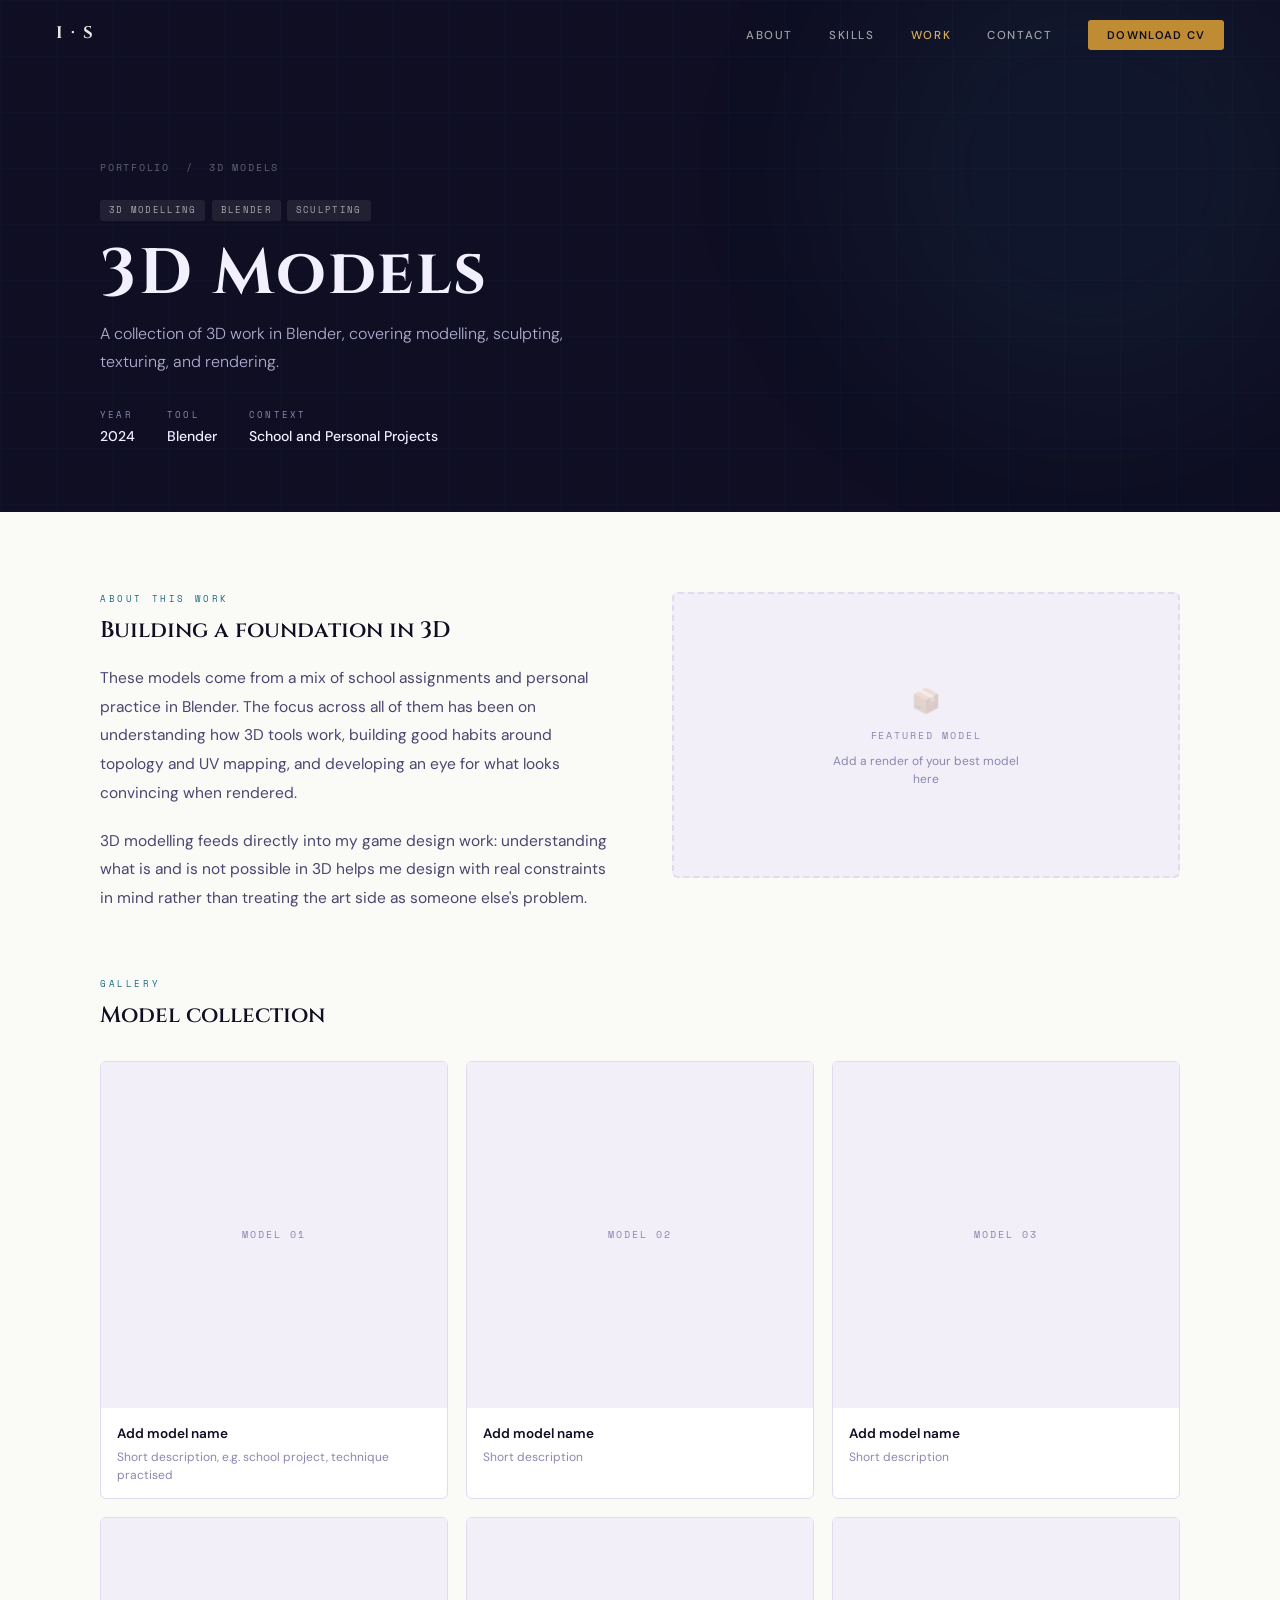
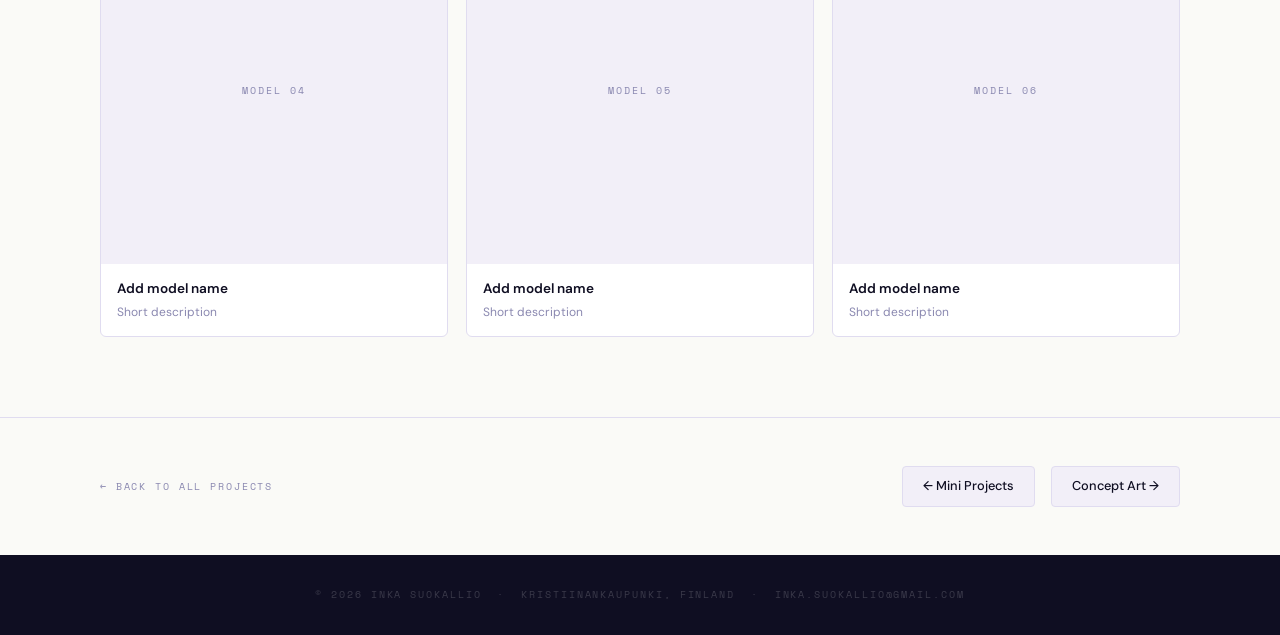
<file: 3d-models.html>
<!DOCTYPE html>
<html lang="en">
<head>
<meta charset="UTF-8">
<meta name="viewport" content="width=device-width, initial-scale=1.0">
<title>3D Models | Inka Suokallio</title>
<link rel="stylesheet" href="style.css">
<style>
.proj-hero{
  min-height:50vh;background:var(--ink);
  display:flex;flex-direction:column;justify-content:flex-end;
  padding:10rem 2rem 4rem;position:relative;overflow:hidden;
}
.hero-grid{
  position:absolute;inset:0;pointer-events:none;
  background-image:
    linear-gradient(rgba(42,130,160,0.04) 1px,transparent 1px),
    linear-gradient(90deg,rgba(42,130,160,0.04) 1px,transparent 1px);
  background-size:56px 56px;
}
.hero-glow{
  position:absolute;width:500px;height:500px;border-radius:50%;
  background:rgba(42,130,160,0.08);filter:blur(80px);
  top:-80px;right:-60px;pointer-events:none;
}
.hero-inner{max-width:1080px;margin:0 auto;width:100%;position:relative;z-index:1;}
.breadcrumb{font-family:'Space Mono',monospace;font-size:0.62rem;letter-spacing:0.18em;text-transform:uppercase;color:rgba(255,255,255,0.35);margin-bottom:1.5rem;}
.breadcrumb a{color:rgba(255,255,255,0.35);text-decoration:none;transition:color 0.2s;}
.breadcrumb a:hover{color:var(--gold-soft);}
.hero-tags{display:flex;flex-wrap:wrap;gap:0.4rem;margin-bottom:1.25rem;}
.proj-name{font-family:'Cinzel',serif;font-size:clamp(2rem,5vw,4rem);font-weight:700;color:var(--text-light);letter-spacing:0.04em;line-height:1.05;margin-bottom:0.75rem;}
.proj-tagline{font-size:1rem;font-weight:300;color:var(--text-light-mid);max-width:520px;line-height:1.75;margin-bottom:2rem;}
.meta-strip{display:flex;flex-wrap:wrap;gap:2rem;}
.meta-item{display:flex;flex-direction:column;gap:0.2rem;}
.meta-label{font-family:'Space Mono',monospace;font-size:0.55rem;letter-spacing:0.25em;text-transform:uppercase;color:var(--text-muted);}
.meta-value{font-size:0.88rem;font-weight:500;color:var(--text-light);}

.light-section{background:var(--cream);padding:5rem 2rem;}
.content-col p{font-size:0.97rem;line-height:1.85;color:var(--text-mid);margin-bottom:1.2rem;}
.content-col p:last-child{margin-bottom:0;}
.content-label{font-family:'Space Mono',monospace;font-size:0.58rem;letter-spacing:0.28em;text-transform:uppercase;color:#1A6A80;margin-bottom:0.65rem;}
.content-h{font-family:'Cinzel',serif;font-size:1.4rem;font-weight:600;color:var(--text-dark);margin-bottom:1.25rem;line-height:1.2;}
.two-col{display:grid;grid-template-columns:1fr 1fr;gap:4rem;align-items:start;}

.model-grid{
  display:grid;grid-template-columns:repeat(3,1fr);
  gap:1.1rem;margin-top:2rem;
}
.model-card{
  background:#fff;border:1px solid var(--border);
  border-radius:6px;overflow:hidden;
  transition:transform 0.2s,box-shadow 0.2s;
}
.model-card:hover{transform:translateY(-3px);box-shadow:0 8px 24px rgba(0,0,0,0.06);}
.model-img{background:var(--surface);}
.model-info{padding:0.9rem 1rem;}
.model-name{font-size:0.85rem;font-weight:600;color:var(--text-dark);margin-bottom:0.2rem;}
.model-desc{font-size:0.75rem;color:var(--text-muted);line-height:1.5;}

@media(max-width:900px){
  .two-col{grid-template-columns:1fr;}
  .model-grid{grid-template-columns:1fr 1fr;}
  .proj-hero{min-height:auto;padding:8rem 1.5rem 3rem;}
}
@media(max-width:500px){.model-grid{grid-template-columns:1fr;}}
</style>
</head>
<body>

<nav class="nav" id="nav">
  <a href="index.html" class="nav-logo">I · S</a>
  <ul class="nav-links">
    <li class="hide-sm"><a href="index.html#about">About</a></li>
    <li class="hide-sm"><a href="index.html#skills">Skills</a></li>
    <li><a href="index.html#work" class="active">Work</a></li>
    <li><a href="index.html#contact">Contact</a></li>
    <li><a href="YOUR_CV_PDF_LINK_HERE" class="nav-cv" target="_blank">Download CV</a></li>
  </ul>
</nav>

<div class="proj-hero">
  <div class="hero-grid"></div>
  <div class="hero-glow"></div>
  <div class="hero-inner">
    <div class="breadcrumb"><a href="index.html">Portfolio</a> &nbsp;/&nbsp; 3D Models</div>
    <div class="hero-tags">
      <span class="tag tw">3D Modelling</span>
      <span class="tag tw">Blender</span>
      <span class="tag tw">Sculpting</span>
    </div>
    <h1 class="proj-name">3D Models</h1>
    <p class="proj-tagline">A collection of 3D work in Blender, covering modelling, sculpting, texturing, and rendering.</p>
    <div class="meta-strip">
      <div class="meta-item"><span class="meta-label">Year</span><span class="meta-value">2024</span></div>
      <div class="meta-item"><span class="meta-label">Tool</span><span class="meta-value">Blender</span></div>
      <div class="meta-item"><span class="meta-label">Context</span><span class="meta-value">School and Personal Projects</span></div>
    </div>
  </div>
</div>

<section class="light-section">
  <div class="container">
    <div class="two-col" style="margin-bottom:4rem;">
      <div>
        <div class="content-label">About this work</div>
        <div class="content-h">Building a foundation in 3D</div>
        <div class="content-col">
          <p>These models come from a mix of school assignments and personal practice in Blender. The focus across all of them has been on understanding how 3D tools work, building good habits around topology and UV mapping, and developing an eye for what looks convincing when rendered.</p>
          <p>3D modelling feeds directly into my game design work: understanding what is and is not possible in 3D helps me design with real constraints in mind rather than treating the art side as someone else's problem.</p>
        </div>
      </div>
      <div class="img-ph wide" style="min-height:240px;">
        <div class="ph-icon">📦</div>
        <div class="ph-label">Featured Model</div>
        <div class="ph-sub">Add a render of your best model here</div>
      </div>
    </div>

    <div class="content-label">Gallery</div>
    <div class="content-h">Model collection</div>
    <div class="model-grid">
      <div class="model-card">
        <div class="model-img"><div class="img-ph square" style="border:none;border-radius:0;"><div class="ph-label">Model 01</div></div></div>
        <div class="model-info"><div class="model-name">Add model name</div><div class="model-desc">Short description, e.g. school project, technique practised</div></div>
      </div>
      <div class="model-card">
        <div class="model-img"><div class="img-ph square" style="border:none;border-radius:0;"><div class="ph-label">Model 02</div></div></div>
        <div class="model-info"><div class="model-name">Add model name</div><div class="model-desc">Short description</div></div>
      </div>
      <div class="model-card">
        <div class="model-img"><div class="img-ph square" style="border:none;border-radius:0;"><div class="ph-label">Model 03</div></div></div>
        <div class="model-info"><div class="model-name">Add model name</div><div class="model-desc">Short description</div></div>
      </div>
      <div class="model-card">
        <div class="model-img"><div class="img-ph square" style="border:none;border-radius:0;"><div class="ph-label">Model 04</div></div></div>
        <div class="model-info"><div class="model-name">Add model name</div><div class="model-desc">Short description</div></div>
      </div>
      <div class="model-card">
        <div class="model-img"><div class="img-ph square" style="border:none;border-radius:0;"><div class="ph-label">Model 05</div></div></div>
        <div class="model-info"><div class="model-name">Add model name</div><div class="model-desc">Short description</div></div>
      </div>
      <div class="model-card">
        <div class="model-img"><div class="img-ph square" style="border:none;border-radius:0;"><div class="ph-label">Model 06</div></div></div>
        <div class="model-info"><div class="model-name">Add model name</div><div class="model-desc">Short description</div></div>
      </div>
    </div>
  </div>
</section>

<div class="proj-nav">
  <div class="proj-nav-inner">
    <a href="index.html#work" class="proj-nav-back">← Back to all projects</a>
    <div class="proj-nav-links">
      <a href="mini-projects.html" class="proj-nav-link">← Mini Projects</a>
      <a href="concept-art.html" class="proj-nav-link">Concept Art →</a>
    </div>
  </div>
</div>

<footer>
  <p>© 2026 Inka Suokallio &nbsp;·&nbsp; Kristiinankaupunki, Finland &nbsp;·&nbsp; inka.suokallio@gmail.com</p>
</footer>

<script>
const nav=document.getElementById('nav');
window.addEventListener('scroll',()=>{nav.classList.toggle('scrolled',window.scrollY>60);},{passive:true});
</script>
</body>
</html>
</file>
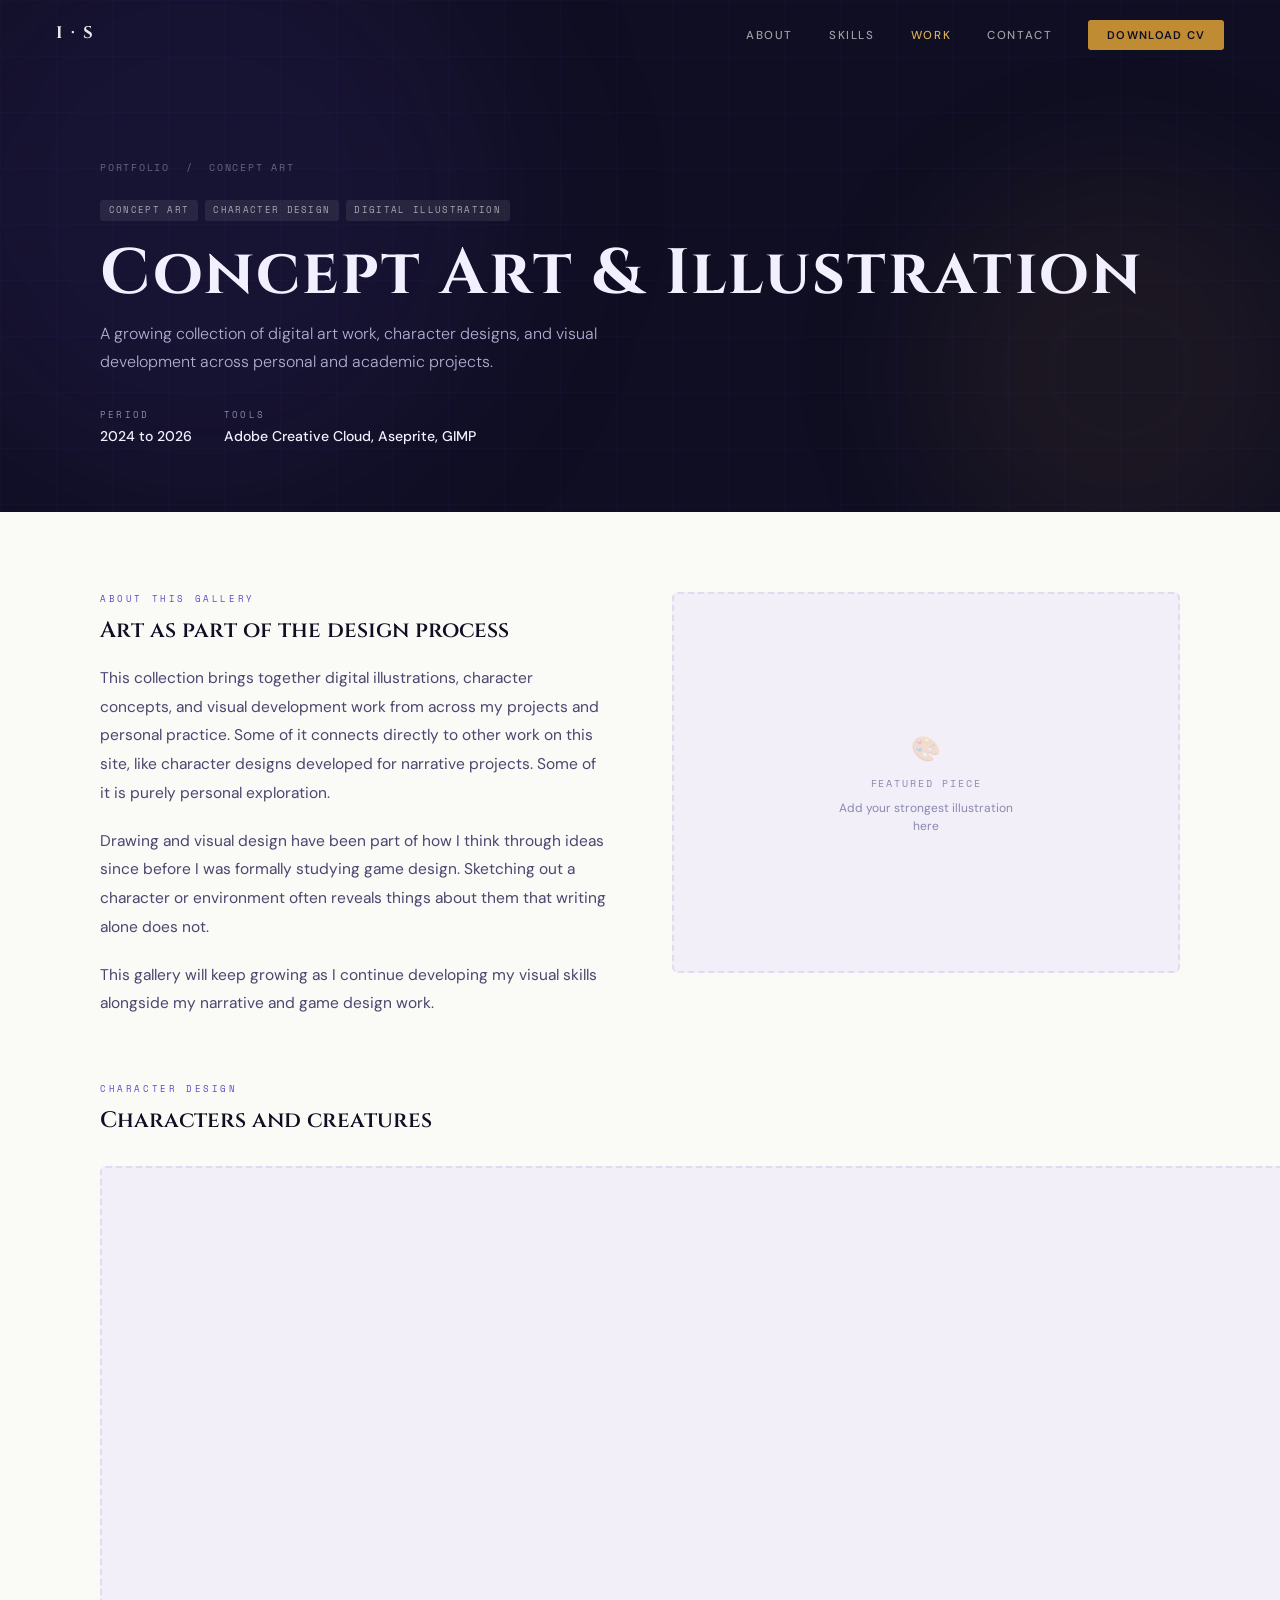
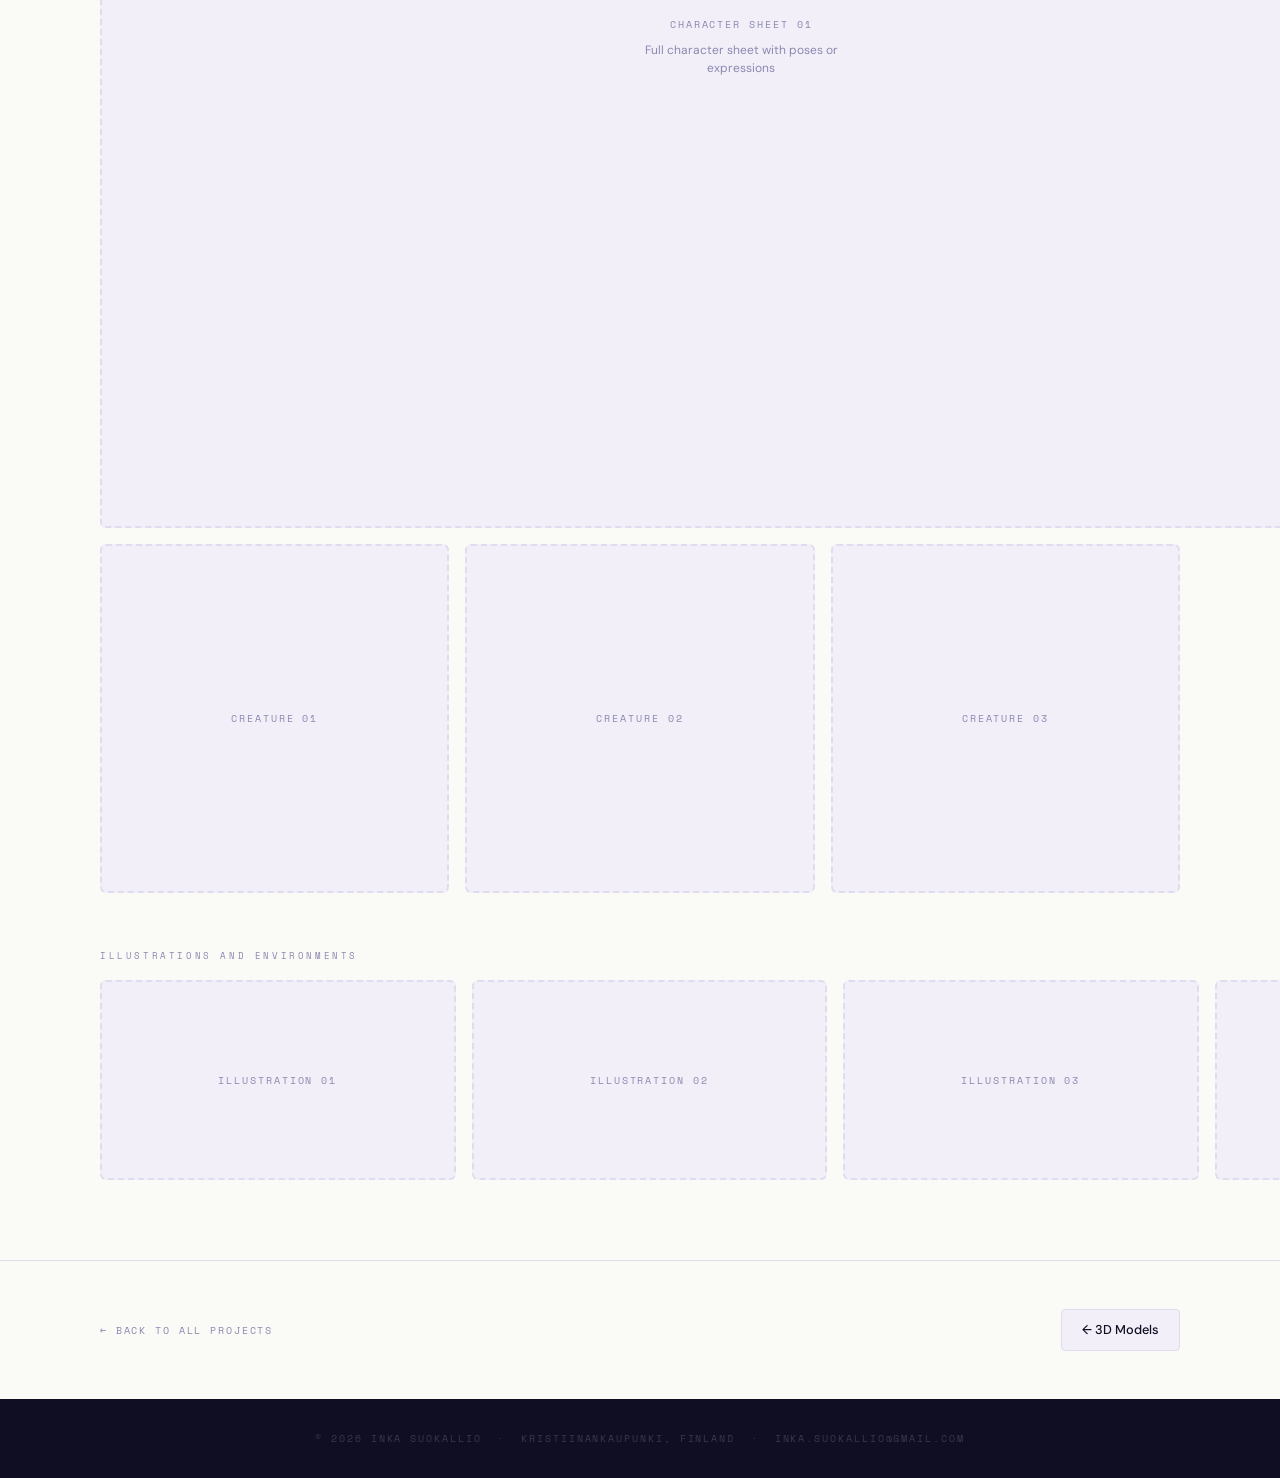
<file: concept-art.html>
<!DOCTYPE html>
<html lang="en">
<head>
<meta charset="UTF-8">
<meta name="viewport" content="width=device-width, initial-scale=1.0">
<title>Concept Art | Inka Suokallio</title>
<link rel="stylesheet" href="style.css">
<style>
.proj-hero{
  min-height:55vh;background:var(--ink);
  display:flex;flex-direction:column;justify-content:flex-end;
  padding:10rem 2rem 4rem;position:relative;overflow:hidden;
}
.hero-grid{
  position:absolute;inset:0;pointer-events:none;
  background-image:
    linear-gradient(rgba(98,72,200,0.045) 1px,transparent 1px),
    linear-gradient(90deg,rgba(98,72,200,0.045) 1px,transparent 1px);
  background-size:56px 56px;
}
.hero-glow-p{
  position:absolute;width:600px;height:600px;border-radius:50%;
  background:rgba(98,72,200,0.1);filter:blur(90px);
  top:-100px;left:-100px;pointer-events:none;
}
.hero-glow-g{
  position:absolute;width:400px;height:400px;border-radius:50%;
  background:rgba(191,140,51,0.07);filter:blur(70px);
  bottom:-60px;right:-40px;pointer-events:none;
}
.hero-inner{max-width:1080px;margin:0 auto;width:100%;position:relative;z-index:1;}
.breadcrumb{font-family:'Space Mono',monospace;font-size:0.62rem;letter-spacing:0.18em;text-transform:uppercase;color:rgba(255,255,255,0.35);margin-bottom:1.5rem;}
.breadcrumb a{color:rgba(255,255,255,0.35);text-decoration:none;transition:color 0.2s;}
.breadcrumb a:hover{color:var(--gold-soft);}
.hero-tags{display:flex;flex-wrap:wrap;gap:0.4rem;margin-bottom:1.25rem;}
.proj-name{font-family:'Cinzel',serif;font-size:clamp(2rem,5vw,4rem);font-weight:700;color:var(--text-light);letter-spacing:0.04em;line-height:1.05;margin-bottom:0.75rem;}
.proj-tagline{font-size:1rem;font-weight:300;color:var(--text-light-mid);max-width:520px;line-height:1.75;margin-bottom:2rem;}
.meta-strip{display:flex;flex-wrap:wrap;gap:2rem;}
.meta-item{display:flex;flex-direction:column;gap:0.2rem;}
.meta-label{font-family:'Space Mono',monospace;font-size:0.55rem;letter-spacing:0.25em;text-transform:uppercase;color:var(--text-muted);}
.meta-value{font-size:0.88rem;font-weight:500;color:var(--text-light);}

.light-section{background:var(--cream);padding:5rem 2rem;}
.content-col p{font-size:0.97rem;line-height:1.85;color:var(--text-mid);margin-bottom:1.2rem;}
.content-col p:last-child{margin-bottom:0;}
.content-label{font-family:'Space Mono',monospace;font-size:0.58rem;letter-spacing:0.28em;text-transform:uppercase;color:var(--purple);margin-bottom:0.65rem;}
.content-h{font-family:'Cinzel',serif;font-size:1.4rem;font-weight:600;color:var(--text-dark);margin-bottom:1.25rem;line-height:1.2;}
.two-col{display:grid;grid-template-columns:1fr 1fr;gap:4rem;align-items:start;}

/* Gallery layouts */
.gallery-featured{
  display:grid;grid-template-columns:2fr 1fr;
  gap:1rem;margin-top:2rem;
}
.gallery-featured .img-ph.tall{min-height:360px;}

.gallery-grid-3{
  display:grid;grid-template-columns:repeat(3,1fr);
  gap:1rem;margin-top:1rem;
}
.gallery-grid-4{
  display:grid;grid-template-columns:repeat(4,1fr);
  gap:1rem;margin-top:1rem;
}

.section-label-inline{
  font-family:'Space Mono',monospace;font-size:0.58rem;
  letter-spacing:0.28em;text-transform:uppercase;color:var(--text-muted);
  margin-bottom:0.65rem;margin-top:3.5rem;
}

@media(max-width:900px){
  .two-col,.gallery-featured,.gallery-grid-4{grid-template-columns:1fr 1fr;}
  .gallery-grid-3{grid-template-columns:1fr 1fr;}
  .proj-hero{min-height:auto;padding:8rem 1.5rem 3rem;}
}
@media(max-width:500px){
  .gallery-grid-3,.gallery-grid-4,.gallery-featured,.two-col{grid-template-columns:1fr;}
}
</style>
</head>
<body>

<nav class="nav" id="nav">
  <a href="index.html" class="nav-logo">I · S</a>
  <ul class="nav-links">
    <li class="hide-sm"><a href="index.html#about">About</a></li>
    <li class="hide-sm"><a href="index.html#skills">Skills</a></li>
    <li><a href="index.html#work" class="active">Work</a></li>
    <li><a href="index.html#contact">Contact</a></li>
    <li><a href="YOUR_CV_PDF_LINK_HERE" class="nav-cv" target="_blank">Download CV</a></li>
  </ul>
</nav>

<div class="proj-hero">
  <div class="hero-grid"></div>
  <div class="hero-glow-p"></div>
  <div class="hero-glow-g"></div>
  <div class="hero-inner">
    <div class="breadcrumb"><a href="index.html">Portfolio</a> &nbsp;/&nbsp; Concept Art</div>
    <div class="hero-tags">
      <span class="tag tw">Concept Art</span>
      <span class="tag tw">Character Design</span>
      <span class="tag tw">Digital Illustration</span>
    </div>
    <h1 class="proj-name">Concept Art &amp; Illustration</h1>
    <p class="proj-tagline">A growing collection of digital art work, character designs, and visual development across personal and academic projects.</p>
    <div class="meta-strip">
      <div class="meta-item"><span class="meta-label">Period</span><span class="meta-value">2024 to 2026</span></div>
      <div class="meta-item"><span class="meta-label">Tools</span><span class="meta-value">Adobe Creative Cloud, Aseprite, GIMP</span></div>
    </div>
  </div>
</div>

<section class="light-section">
  <div class="container">
    <div class="two-col" style="margin-bottom:4rem;">
      <div>
        <div class="content-label">About this gallery</div>
        <div class="content-h">Art as part of the design process</div>
        <div class="content-col">
          <p>This collection brings together digital illustrations, character concepts, and visual development work from across my projects and personal practice. Some of it connects directly to other work on this site, like character designs developed for narrative projects. Some of it is purely personal exploration.</p>
          <p>Drawing and visual design have been part of how I think through ideas since before I was formally studying game design. Sketching out a character or environment often reveals things about them that writing alone does not.</p>
          <p>This gallery will keep growing as I continue developing my visual skills alongside my narrative and game design work.</p>
        </div>
      </div>
      <div>
        <div class="img-ph tall" style="min-height:320px;">
          <div class="ph-icon">🎨</div>
          <div class="ph-label">Featured Piece</div>
          <div class="ph-sub">Add your strongest illustration here</div>
        </div>
      </div>
    </div>

    <!-- CHARACTER DESIGN -->
    <div class="content-label">Character Design</div>
    <div class="content-h">Characters and creatures</div>
    <div class="gallery-featured">
      <div class="img-ph tall" style="min-height:360px;">
        <div class="ph-label">Character Sheet 01</div>
        <div class="ph-sub">Full character sheet with poses or expressions</div>
      </div>
      <div style="display:flex;flex-direction:column;gap:1rem;">
        <div class="img-ph portrait" style="min-height:170px;">
          <div class="ph-label">Character 02</div>
        </div>
        <div class="img-ph portrait" style="min-height:170px;">
          <div class="ph-label">Character 03</div>
        </div>
      </div>
    </div>

    <div class="gallery-grid-3" style="margin-top:1rem;">
      <div class="img-ph square"><div class="ph-label">Creature 01</div></div>
      <div class="img-ph square"><div class="ph-label">Creature 02</div></div>
      <div class="img-ph square"><div class="ph-label">Creature 03</div></div>
    </div>

    <!-- ILLUSTRATIONS -->
    <div class="section-label-inline">Illustrations and Environments</div>
    <div class="gallery-grid-4">
      <div class="img-ph wide"><div class="ph-label">Illustration 01</div></div>
      <div class="img-ph wide"><div class="ph-label">Illustration 02</div></div>
      <div class="img-ph wide"><div class="ph-label">Illustration 03</div></div>
      <div class="img-ph wide"><div class="ph-label">Illustration 04</div></div>
    </div>
  </div>
</section>

<div class="proj-nav">
  <div class="proj-nav-inner">
    <a href="index.html#work" class="proj-nav-back">← Back to all projects</a>
    <div class="proj-nav-links">
      <a href="3d-models.html" class="proj-nav-link">← 3D Models</a>
    </div>
  </div>
</div>

<footer>
  <p>© 2026 Inka Suokallio &nbsp;·&nbsp; Kristiinankaupunki, Finland &nbsp;·&nbsp; inka.suokallio@gmail.com</p>
</footer>

<script>
const nav=document.getElementById('nav');
window.addEventListener('scroll',()=>{nav.classList.toggle('scrolled',window.scrollY>60);},{passive:true});
</script>
</body>
</html>
</file>
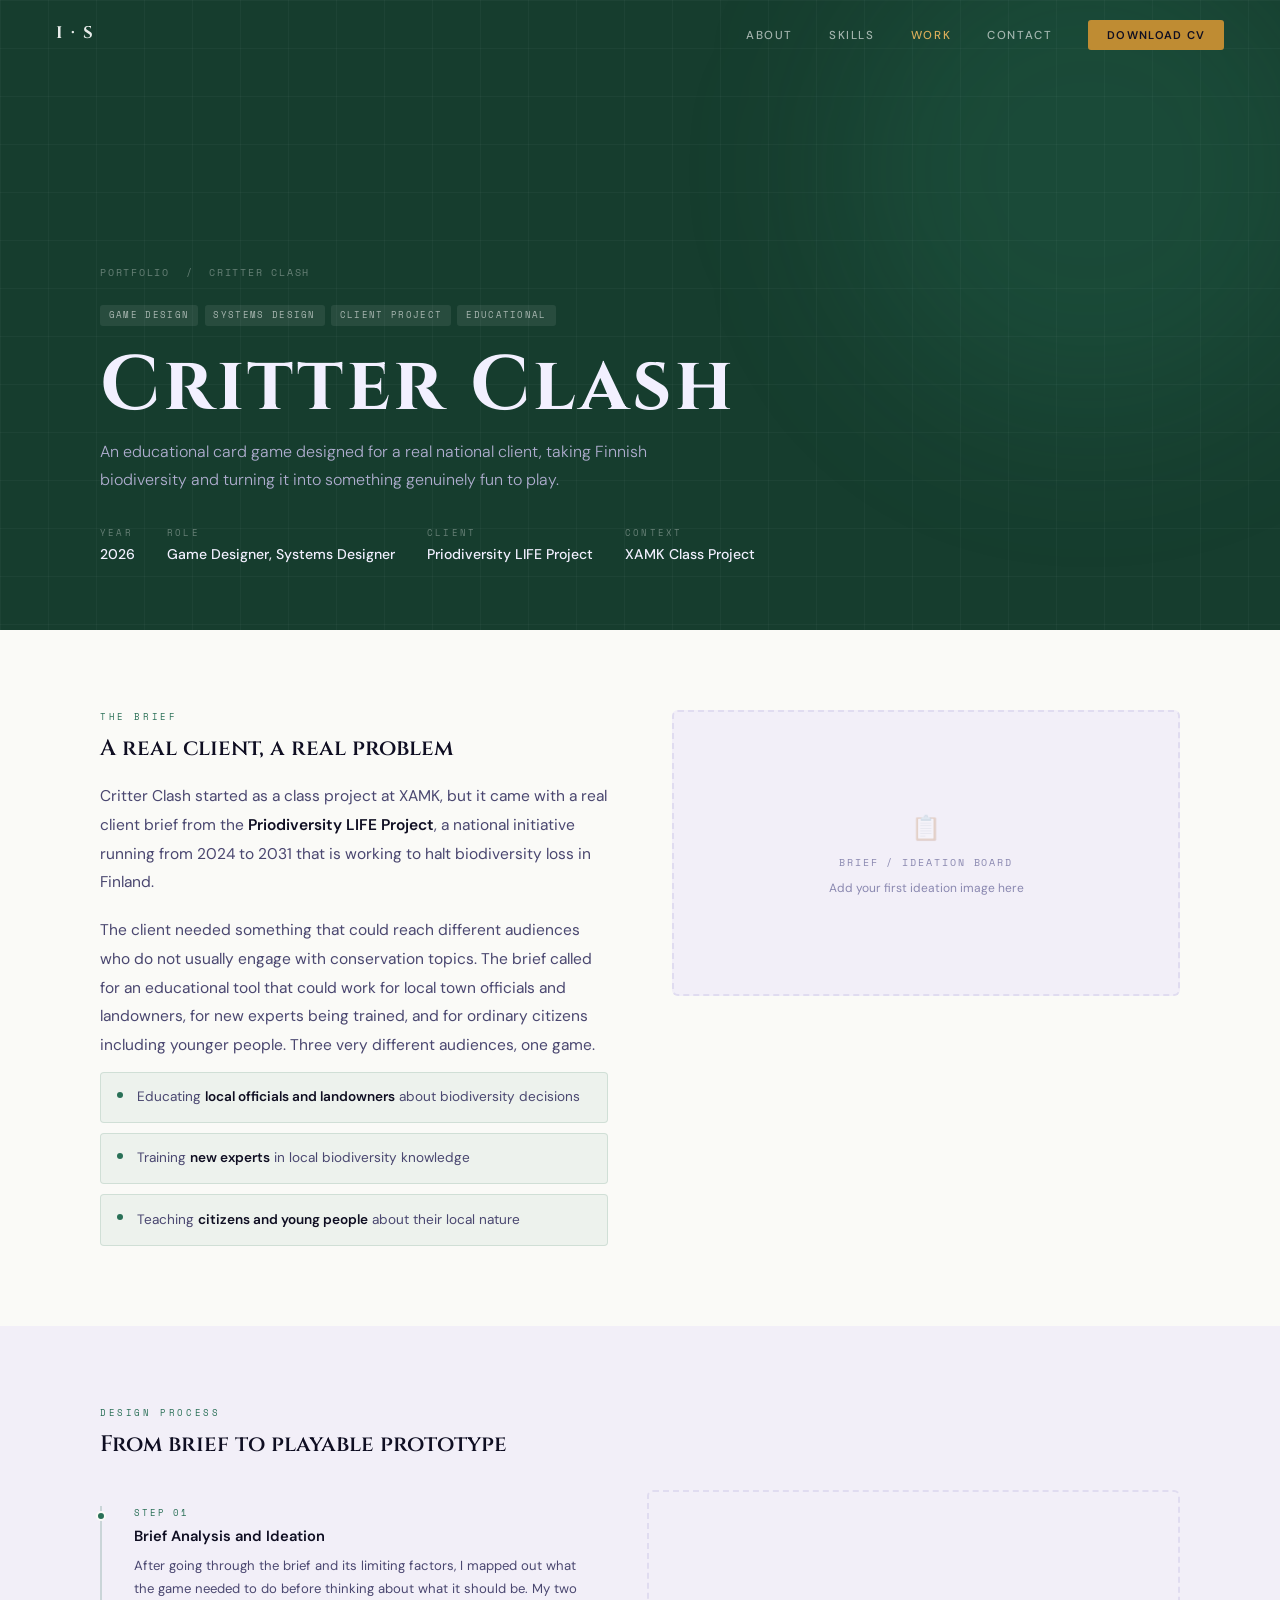
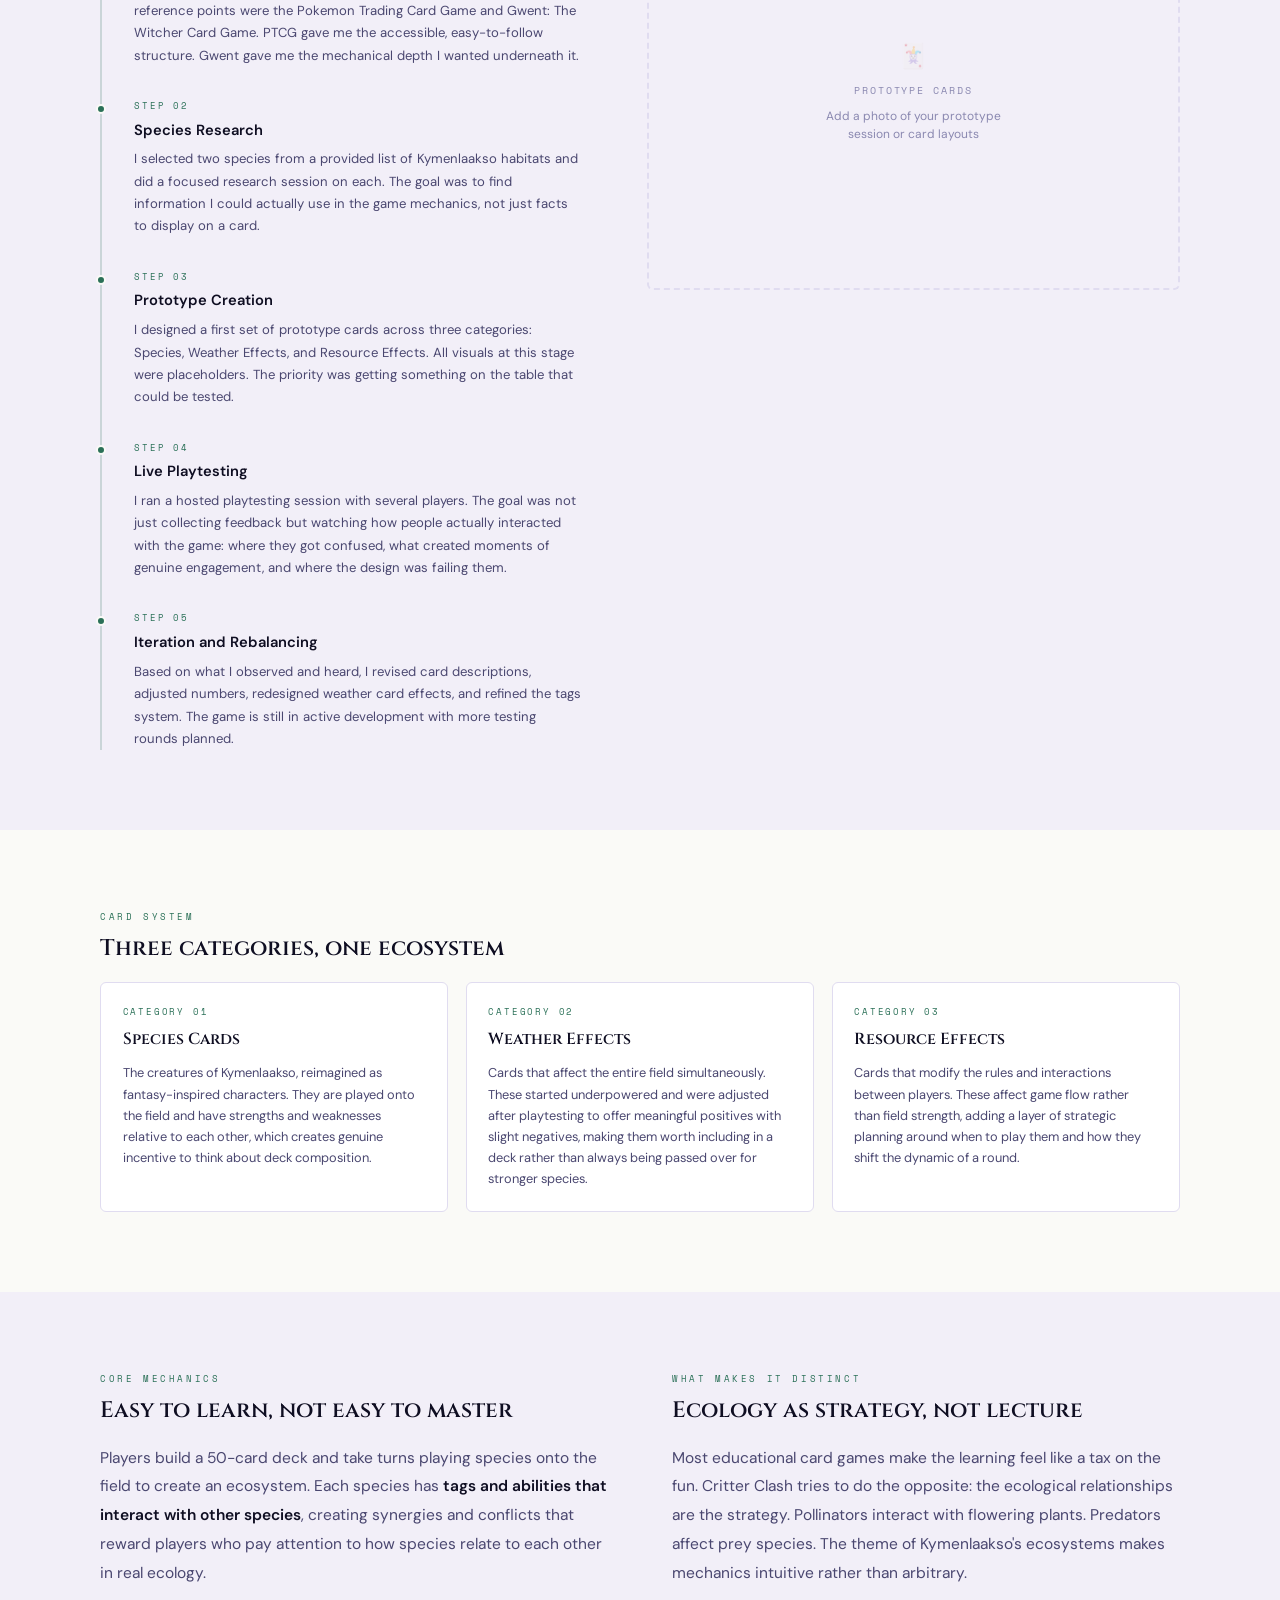
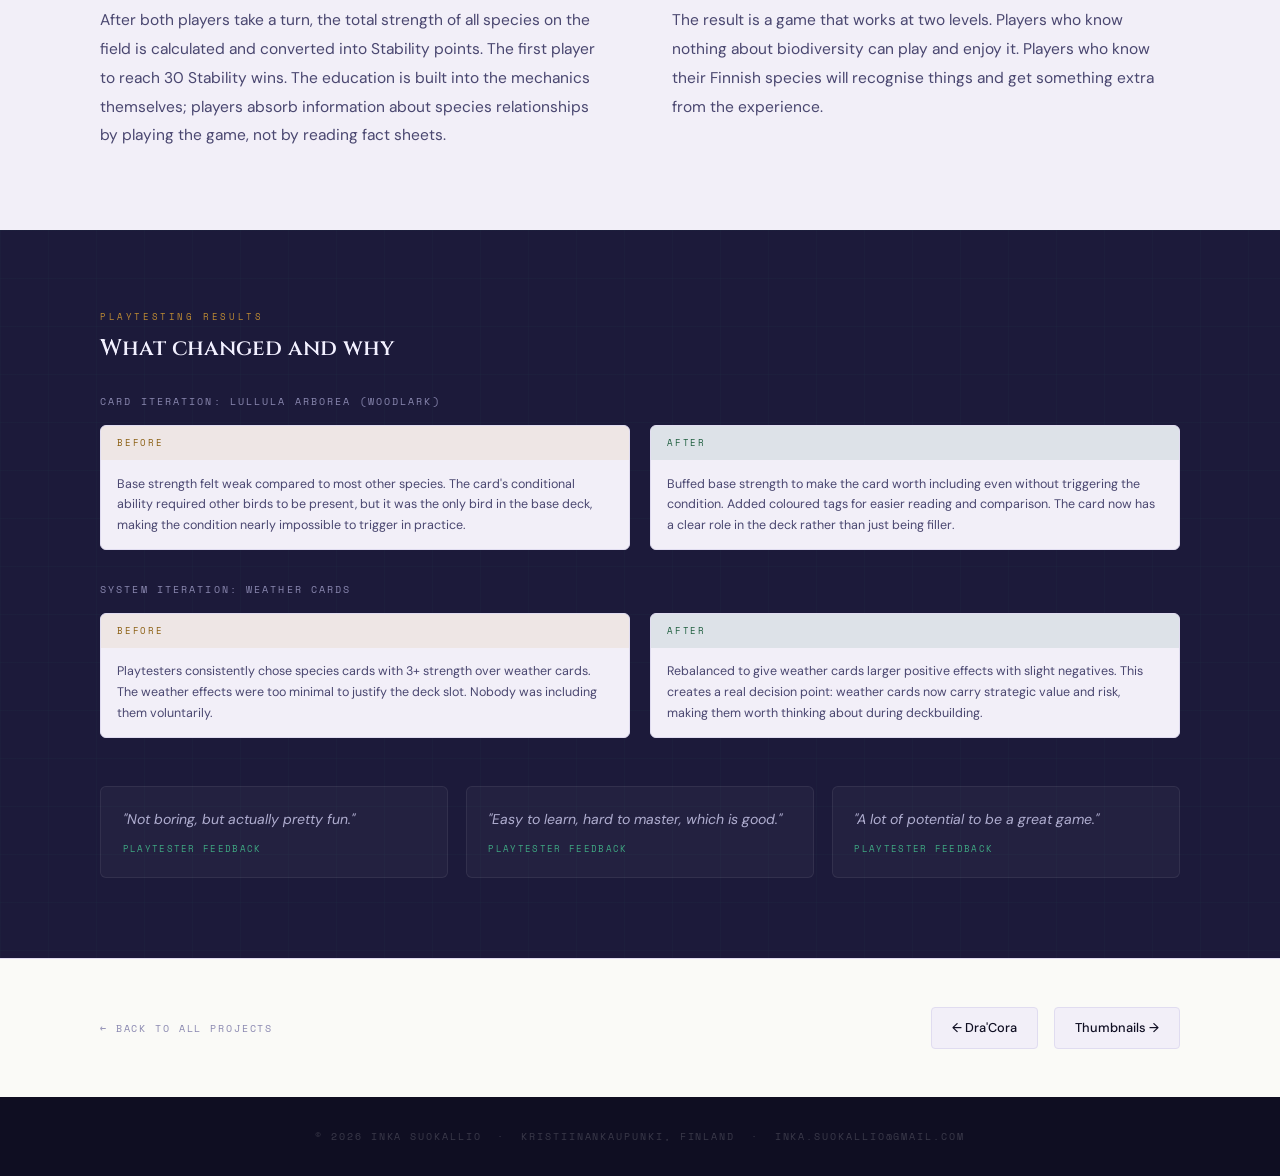
<file: critter-clash.html>
<!DOCTYPE html>
<html lang="en">
<head>
<meta charset="UTF-8">
<meta name="viewport" content="width=device-width, initial-scale=1.0">
<title>Critter Clash | Inka Suokallio</title>
<meta name="description" content="Educational card game designed for the Priodiversity LIFE Project, showing the full design process from brief to iteration.">
<link rel="stylesheet" href="style.css">
<style>
.proj-hero{
  min-height:70vh;background:var(--green-dark);
  display:flex;flex-direction:column;justify-content:flex-end;
  padding:10rem 2rem 4rem;position:relative;overflow:hidden;
}
.hero-grid{
  position:absolute;inset:0;pointer-events:none;
  background-image:
    linear-gradient(rgba(255,255,255,0.03) 1px,transparent 1px),
    linear-gradient(90deg,rgba(255,255,255,0.03) 1px,transparent 1px);
  background-size:48px 48px;
}
.hero-glow-g{
  position:absolute;width:500px;height:500px;border-radius:50%;
  background:rgba(63,168,130,0.12);filter:blur(80px);
  top:-80px;right:-60px;pointer-events:none;
}
.hero-inner{
  max-width:1080px;margin:0 auto;width:100%;position:relative;z-index:1;
}
.breadcrumb{
  font-family:'Space Mono',monospace;font-size:0.62rem;
  letter-spacing:0.18em;text-transform:uppercase;
  color:rgba(255,255,255,0.35);margin-bottom:1.5rem;
}
.breadcrumb a{color:rgba(255,255,255,0.35);text-decoration:none;transition:color 0.2s;}
.breadcrumb a:hover{color:var(--gold-soft);}
.hero-tags{display:flex;flex-wrap:wrap;gap:0.4rem;margin-bottom:1.25rem;}
.proj-name{
  font-family:'Cinzel',serif;
  font-size:clamp(2.5rem,6vw,5rem);
  font-weight:700;color:var(--text-light);
  letter-spacing:0.04em;line-height:1.05;margin-bottom:0.75rem;
}
.proj-tagline{
  font-size:1rem;font-weight:300;color:var(--text-light-mid);
  max-width:560px;line-height:1.75;margin-bottom:2rem;
}
.meta-strip{display:flex;flex-wrap:wrap;gap:2rem;}
.meta-item{display:flex;flex-direction:column;gap:0.2rem;}
.meta-label{
  font-family:'Space Mono',monospace;font-size:0.55rem;
  letter-spacing:0.25em;text-transform:uppercase;color:rgba(255,255,255,0.35);
}
.meta-value{font-size:0.88rem;font-weight:500;color:var(--text-light);}

/* CONTENT */
.light-section{background:var(--cream);padding:5rem 2rem;}
.alt-section{background:var(--surface);padding:5rem 2rem;}
.dark-section{background:var(--ink-mid);padding:5rem 2rem;position:relative;overflow:hidden;}
.dark-section .grid-bg{
  position:absolute;inset:0;pointer-events:none;
  background-image:
    linear-gradient(rgba(63,168,130,0.03) 1px,transparent 1px),
    linear-gradient(90deg,rgba(63,168,130,0.03) 1px,transparent 1px);
  background-size:48px 48px;
}
.content-col p{
  font-size:0.97rem;line-height:1.85;color:var(--text-mid);
  margin-bottom:1.2rem;
}
.content-col p:last-child{margin-bottom:0;}
.content-col p strong{color:var(--text-dark);font-weight:600;}
.content-col.light-text p{color:var(--text-light-mid);}
.content-col.light-text p strong{color:var(--text-light);}
.content-label{
  font-family:'Space Mono',monospace;font-size:0.58rem;
  letter-spacing:0.28em;text-transform:uppercase;color:var(--green);
  margin-bottom:0.65rem;
}
.content-label.gold{color:var(--gold);}
.content-h{
  font-family:'Cinzel',serif;font-size:1.4rem;font-weight:600;
  color:var(--text-dark);margin-bottom:1.25rem;line-height:1.2;
}
.content-h.light{color:var(--text-light);}

.two-col{display:grid;grid-template-columns:1fr 1fr;gap:4rem;align-items:start;}

/* Process steps */
.process-steps{
  display:flex;flex-direction:column;gap:0;margin-top:1rem;
  border-left:2px solid rgba(42,112,87,0.2);padding-left:2rem;
}
.process-step{
  position:relative;padding-bottom:2rem;
}
.process-step:last-child{padding-bottom:0;}
.process-step::before{
  content:'';position:absolute;left:-2.4rem;top:0.3rem;
  width:10px;height:10px;border-radius:50%;
  background:var(--green);border:2px solid var(--cream);
}
.step-num{
  font-family:'Space Mono',monospace;font-size:0.58rem;
  letter-spacing:0.2em;text-transform:uppercase;color:var(--green);
  margin-bottom:0.3rem;
}
.step-title{
  font-size:0.92rem;font-weight:600;color:var(--text-dark);margin-bottom:0.4rem;
}
.step-desc{font-size:0.82rem;line-height:1.7;color:var(--text-mid);}

/* Card categories */
.card-types{
  display:grid;grid-template-columns:repeat(3,1fr);
  gap:1.1rem;margin-top:1rem;
}
.card-type{
  background:#fff;border:1px solid var(--border);
  border-radius:6px;padding:1.35rem;
}
.card-type-label{
  font-family:'Space Mono',monospace;font-size:0.56rem;
  letter-spacing:0.2em;text-transform:uppercase;color:var(--green);
  margin-bottom:0.5rem;
}
.card-type-name{
  font-family:'Cinzel',serif;font-size:1rem;font-weight:600;
  color:var(--text-dark);margin-bottom:0.6rem;
}
.card-type p{font-size:0.8rem;line-height:1.65;color:var(--text-mid);margin:0;}

/* Before/after iteration */
.iteration-pair{
  display:grid;grid-template-columns:1fr 1fr;
  gap:1.25rem;margin-top:1rem;
}
.iter-card{
  background:var(--surface);border:1px solid var(--border);
  border-radius:6px;overflow:hidden;
}
.iter-header{
  padding:0.6rem 1rem;font-family:'Space Mono',monospace;
  font-size:0.56rem;letter-spacing:0.2em;text-transform:uppercase;
}
.iter-header.before{background:rgba(200,151,62,0.1);color:#8A5E10;}
.iter-header.after{background:rgba(42,112,87,0.1);color:#1E5E3E;}
.iter-body{padding:0.85rem 1rem;}
.iter-body p{font-size:0.78rem;line-height:1.65;color:var(--text-mid);margin:0;}

/* Feedback quotes */
.feedback-grid{
  display:grid;grid-template-columns:repeat(3,1fr);
  gap:1.1rem;margin-top:1.5rem;
}
.feedback-card{
  background:rgba(255,255,255,0.03);border:1px solid rgba(255,255,255,0.07);
  border-radius:6px;padding:1.35rem;
}
.feedback-quote{
  font-size:0.88rem;font-style:italic;color:var(--text-light-mid);
  line-height:1.7;margin-bottom:0.6rem;
}
.feedback-source{
  font-family:'Space Mono',monospace;font-size:0.55rem;
  letter-spacing:0.15em;text-transform:uppercase;color:var(--green-soft);
}

/* Goals list */
.goals-list{
  display:flex;flex-direction:column;gap:0.6rem;margin-top:0.75rem;
}
.goal-item{
  display:flex;align-items:flex-start;gap:0.85rem;
  padding:0.85rem 1rem;
  background:rgba(42,112,87,0.06);border:1px solid rgba(42,112,87,0.15);
  border-radius:4px;
}
.goal-dot{
  width:6px;height:6px;border-radius:50%;background:var(--green);
  flex-shrink:0;margin-top:0.35rem;
}
.goal-text{font-size:0.85rem;line-height:1.65;color:var(--text-mid);}
.goal-text strong{color:var(--text-dark);font-weight:600;}

@media(max-width:900px){
  .two-col,.card-types,.iteration-pair,.feedback-grid{grid-template-columns:1fr;}
  .proj-hero{min-height:50vh;padding:8rem 1.5rem 3rem;}
}
</style>
</head>
<body>

<nav class="nav" id="nav">
  <a href="index.html" class="nav-logo">I · S</a>
  <ul class="nav-links">
    <li class="hide-sm"><a href="index.html#about">About</a></li>
    <li class="hide-sm"><a href="index.html#skills">Skills</a></li>
    <li><a href="index.html#work" class="active">Work</a></li>
    <li><a href="index.html#contact">Contact</a></li>
    <li><a href="YOUR_CV_PDF_LINK_HERE" class="nav-cv" target="_blank">Download CV</a></li>
  </ul>
</nav>

<!-- HERO -->
<div class="proj-hero">
  <div class="hero-grid"></div>
  <div class="hero-glow-g"></div>
  <div class="hero-inner">
    <div class="breadcrumb"><a href="index.html">Portfolio</a> &nbsp;/&nbsp; Critter Clash</div>
    <div class="hero-tags">
      <span class="tag tw">Game Design</span>
      <span class="tag tw">Systems Design</span>
      <span class="tag tw">Client Project</span>
      <span class="tag tw">Educational</span>
    </div>
    <h1 class="proj-name">Critter Clash</h1>
    <p class="proj-tagline">An educational card game designed for a real national client, taking Finnish biodiversity and turning it into something genuinely fun to play.</p>
    <div class="meta-strip">
      <div class="meta-item">
        <span class="meta-label">Year</span>
        <span class="meta-value">2026</span>
      </div>
      <div class="meta-item">
        <span class="meta-label">Role</span>
        <span class="meta-value">Game Designer, Systems Designer</span>
      </div>
      <div class="meta-item">
        <span class="meta-label">Client</span>
        <span class="meta-value">Priodiversity LIFE Project</span>
      </div>
      <div class="meta-item">
        <span class="meta-label">Context</span>
        <span class="meta-value">XAMK Class Project</span>
      </div>
    </div>
  </div>
</div>

<!-- CONTEXT -->
<section class="light-section">
  <div class="container">
    <div class="two-col">
      <div>
        <div class="content-label">The Brief</div>
        <div class="content-h">A real client, a real problem</div>
        <div class="content-col">
          <p>Critter Clash started as a class project at XAMK, but it came with a real client brief from the <strong>Priodiversity LIFE Project</strong>, a national initiative running from 2024 to 2031 that is working to halt biodiversity loss in Finland.</p>
          <p>The client needed something that could reach different audiences who do not usually engage with conservation topics. The brief called for an educational tool that could work for local town officials and landowners, for new experts being trained, and for ordinary citizens including younger people. Three very different audiences, one game.</p>
        </div>
        <div class="goals-list">
          <div class="goal-item"><div class="goal-dot"></div><div class="goal-text">Educating <strong>local officials and landowners</strong> about biodiversity decisions</div></div>
          <div class="goal-item"><div class="goal-dot"></div><div class="goal-text">Training <strong>new experts</strong> in local biodiversity knowledge</div></div>
          <div class="goal-item"><div class="goal-dot"></div><div class="goal-text">Teaching <strong>citizens and young people</strong> about their local nature</div></div>
        </div>
      </div>
      <div class="img-ph wide" style="min-height:280px;">
        <div class="ph-icon">📋</div>
        <div class="ph-label">Brief / Ideation Board</div>
        <div class="ph-sub">Add your first ideation image here</div>
      </div>
    </div>
  </div>
</section>

<!-- DESIGN PROCESS -->
<section class="alt-section">
  <div class="container">
    <div class="content-label">Design Process</div>
    <div class="content-h">From brief to playable prototype</div>
    <div class="two-col" style="margin-top:2rem;">
      <div class="process-steps">
        <div class="process-step">
          <div class="step-num">Step 01</div>
          <div class="step-title">Brief Analysis and Ideation</div>
          <div class="step-desc">After going through the brief and its limiting factors, I mapped out what the game needed to do before thinking about what it should be. My two reference points were the Pokemon Trading Card Game and Gwent: The Witcher Card Game. PTCG gave me the accessible, easy-to-follow structure. Gwent gave me the mechanical depth I wanted underneath it.</div>
        </div>
        <div class="process-step">
          <div class="step-num">Step 02</div>
          <div class="step-title">Species Research</div>
          <div class="step-desc">I selected two species from a provided list of Kymenlaakso habitats and did a focused research session on each. The goal was to find information I could actually use in the game mechanics, not just facts to display on a card.</div>
        </div>
        <div class="process-step">
          <div class="step-num">Step 03</div>
          <div class="step-title">Prototype Creation</div>
          <div class="step-desc">I designed a first set of prototype cards across three categories: Species, Weather Effects, and Resource Effects. All visuals at this stage were placeholders. The priority was getting something on the table that could be tested.</div>
        </div>
        <div class="process-step">
          <div class="step-num">Step 04</div>
          <div class="step-title">Live Playtesting</div>
          <div class="step-desc">I ran a hosted playtesting session with several players. The goal was not just collecting feedback but watching how people actually interacted with the game: where they got confused, what created moments of genuine engagement, and where the design was failing them.</div>
        </div>
        <div class="process-step">
          <div class="step-num">Step 05</div>
          <div class="step-title">Iteration and Rebalancing</div>
          <div class="step-desc">Based on what I observed and heard, I revised card descriptions, adjusted numbers, redesigned weather card effects, and refined the tags system. The game is still in active development with more testing rounds planned.</div>
        </div>
      </div>
      <div class="img-ph tall" style="min-height:400px;">
        <div class="ph-icon">🃏</div>
        <div class="ph-label">Prototype Cards</div>
        <div class="ph-sub">Add a photo of your prototype session or card layouts</div>
      </div>
    </div>
  </div>
</section>

<!-- CARD CATEGORIES -->
<section class="light-section">
  <div class="container">
    <div class="content-label">Card System</div>
    <div class="content-h">Three categories, one ecosystem</div>
    <div class="card-types">
      <div class="card-type">
        <div class="card-type-label">Category 01</div>
        <div class="card-type-name">Species Cards</div>
        <p>The creatures of Kymenlaakso, reimagined as fantasy-inspired characters. They are played onto the field and have strengths and weaknesses relative to each other, which creates genuine incentive to think about deck composition.</p>
      </div>
      <div class="card-type">
        <div class="card-type-label">Category 02</div>
        <div class="card-type-name">Weather Effects</div>
        <p>Cards that affect the entire field simultaneously. These started underpowered and were adjusted after playtesting to offer meaningful positives with slight negatives, making them worth including in a deck rather than always being passed over for stronger species.</p>
      </div>
      <div class="card-type">
        <div class="card-type-label">Category 03</div>
        <div class="card-type-name">Resource Effects</div>
        <p>Cards that modify the rules and interactions between players. These affect game flow rather than field strength, adding a layer of strategic planning around when to play them and how they shift the dynamic of a round.</p>
      </div>
    </div>
  </div>
</section>

<!-- CORE MECHANICS -->
<section class="alt-section">
  <div class="container">
    <div class="two-col">
      <div>
        <div class="content-label">Core Mechanics</div>
        <div class="content-h">Easy to learn, not easy to master</div>
        <div class="content-col">
          <p>Players build a 50-card deck and take turns playing species onto the field to create an ecosystem. Each species has <strong>tags and abilities that interact with other species</strong>, creating synergies and conflicts that reward players who pay attention to how species relate to each other in real ecology.</p>
          <p>After both players take a turn, the total strength of all species on the field is calculated and converted into Stability points. The first player to reach 30 Stability wins. The education is built into the mechanics themselves; players absorb information about species relationships by playing the game, not by reading fact sheets.</p>
        </div>
      </div>
      <div>
        <div class="content-label">What makes it distinct</div>
        <div class="content-h">Ecology as strategy, not lecture</div>
        <div class="content-col">
          <p>Most educational card games make the learning feel like a tax on the fun. Critter Clash tries to do the opposite: the ecological relationships are the strategy. Pollinators interact with flowering plants. Predators affect prey species. The theme of Kymenlaakso's ecosystems makes mechanics intuitive rather than arbitrary.</p>
          <p>The result is a game that works at two levels. Players who know nothing about biodiversity can play and enjoy it. Players who know their Finnish species will recognise things and get something extra from the experience.</p>
        </div>
      </div>
    </div>
  </div>
</section>

<!-- ITERATIONS -->
<section class="dark-section">
  <div class="grid-bg"></div>
  <div class="container" style="position:relative;z-index:1;">
    <div class="content-label gold">Playtesting Results</div>
    <div class="content-h light">What changed and why</div>
    <div style="margin-top:2rem;display:flex;flex-direction:column;gap:2rem;">
      <div>
        <div style="font-family:'Space Mono',monospace;font-size:0.6rem;letter-spacing:0.22em;text-transform:uppercase;color:var(--text-muted);margin-bottom:1rem;">Card Iteration: Lullula Arborea (Woodlark)</div>
        <div class="iteration-pair">
          <div class="iter-card">
            <div class="iter-header before">Before</div>
            <div class="iter-body"><p>Base strength felt weak compared to most other species. The card's conditional ability required other birds to be present, but it was the only bird in the base deck, making the condition nearly impossible to trigger in practice.</p></div>
          </div>
          <div class="iter-card">
            <div class="iter-header after">After</div>
            <div class="iter-body"><p>Buffed base strength to make the card worth including even without triggering the condition. Added coloured tags for easier reading and comparison. The card now has a clear role in the deck rather than just being filler.</p></div>
          </div>
        </div>
      </div>
      <div>
        <div style="font-family:'Space Mono',monospace;font-size:0.6rem;letter-spacing:0.22em;text-transform:uppercase;color:var(--text-muted);margin-bottom:1rem;">System Iteration: Weather Cards</div>
        <div class="iteration-pair">
          <div class="iter-card">
            <div class="iter-header before">Before</div>
            <div class="iter-body"><p>Playtesters consistently chose species cards with 3+ strength over weather cards. The weather effects were too minimal to justify the deck slot. Nobody was including them voluntarily.</p></div>
          </div>
          <div class="iter-card">
            <div class="iter-header after">After</div>
            <div class="iter-body"><p>Rebalanced to give weather cards larger positive effects with slight negatives. This creates a real decision point: weather cards now carry strategic value and risk, making them worth thinking about during deckbuilding.</p></div>
          </div>
        </div>
      </div>
    </div>

    <div class="feedback-grid" style="margin-top:3rem;">
      <div class="feedback-card">
        <div class="feedback-quote">"Not boring, but actually pretty fun."</div>
        <div class="feedback-source">Playtester feedback</div>
      </div>
      <div class="feedback-card">
        <div class="feedback-quote">"Easy to learn, hard to master, which is good."</div>
        <div class="feedback-source">Playtester feedback</div>
      </div>
      <div class="feedback-card">
        <div class="feedback-quote">"A lot of potential to be a great game."</div>
        <div class="feedback-source">Playtester feedback</div>
      </div>
    </div>
  </div>
</section>

<!-- PROJECT NAV -->
<div class="proj-nav">
  <div class="proj-nav-inner">
    <a href="index.html#work" class="proj-nav-back">← Back to all projects</a>
    <div class="proj-nav-links">
      <a href="dracora.html" class="proj-nav-link">← Dra'Cora</a>
      <a href="thumbnails.html" class="proj-nav-link">Thumbnails →</a>
    </div>
  </div>
</div>

<footer>
  <p>© 2026 Inka Suokallio &nbsp;·&nbsp; Kristiinankaupunki, Finland &nbsp;·&nbsp; inka.suokallio@gmail.com</p>
</footer>

<script>
const nav=document.getElementById('nav');
window.addEventListener('scroll',()=>{nav.classList.toggle('scrolled',window.scrollY>60);},{passive:true});
</script>
</body>
</html>
</file>
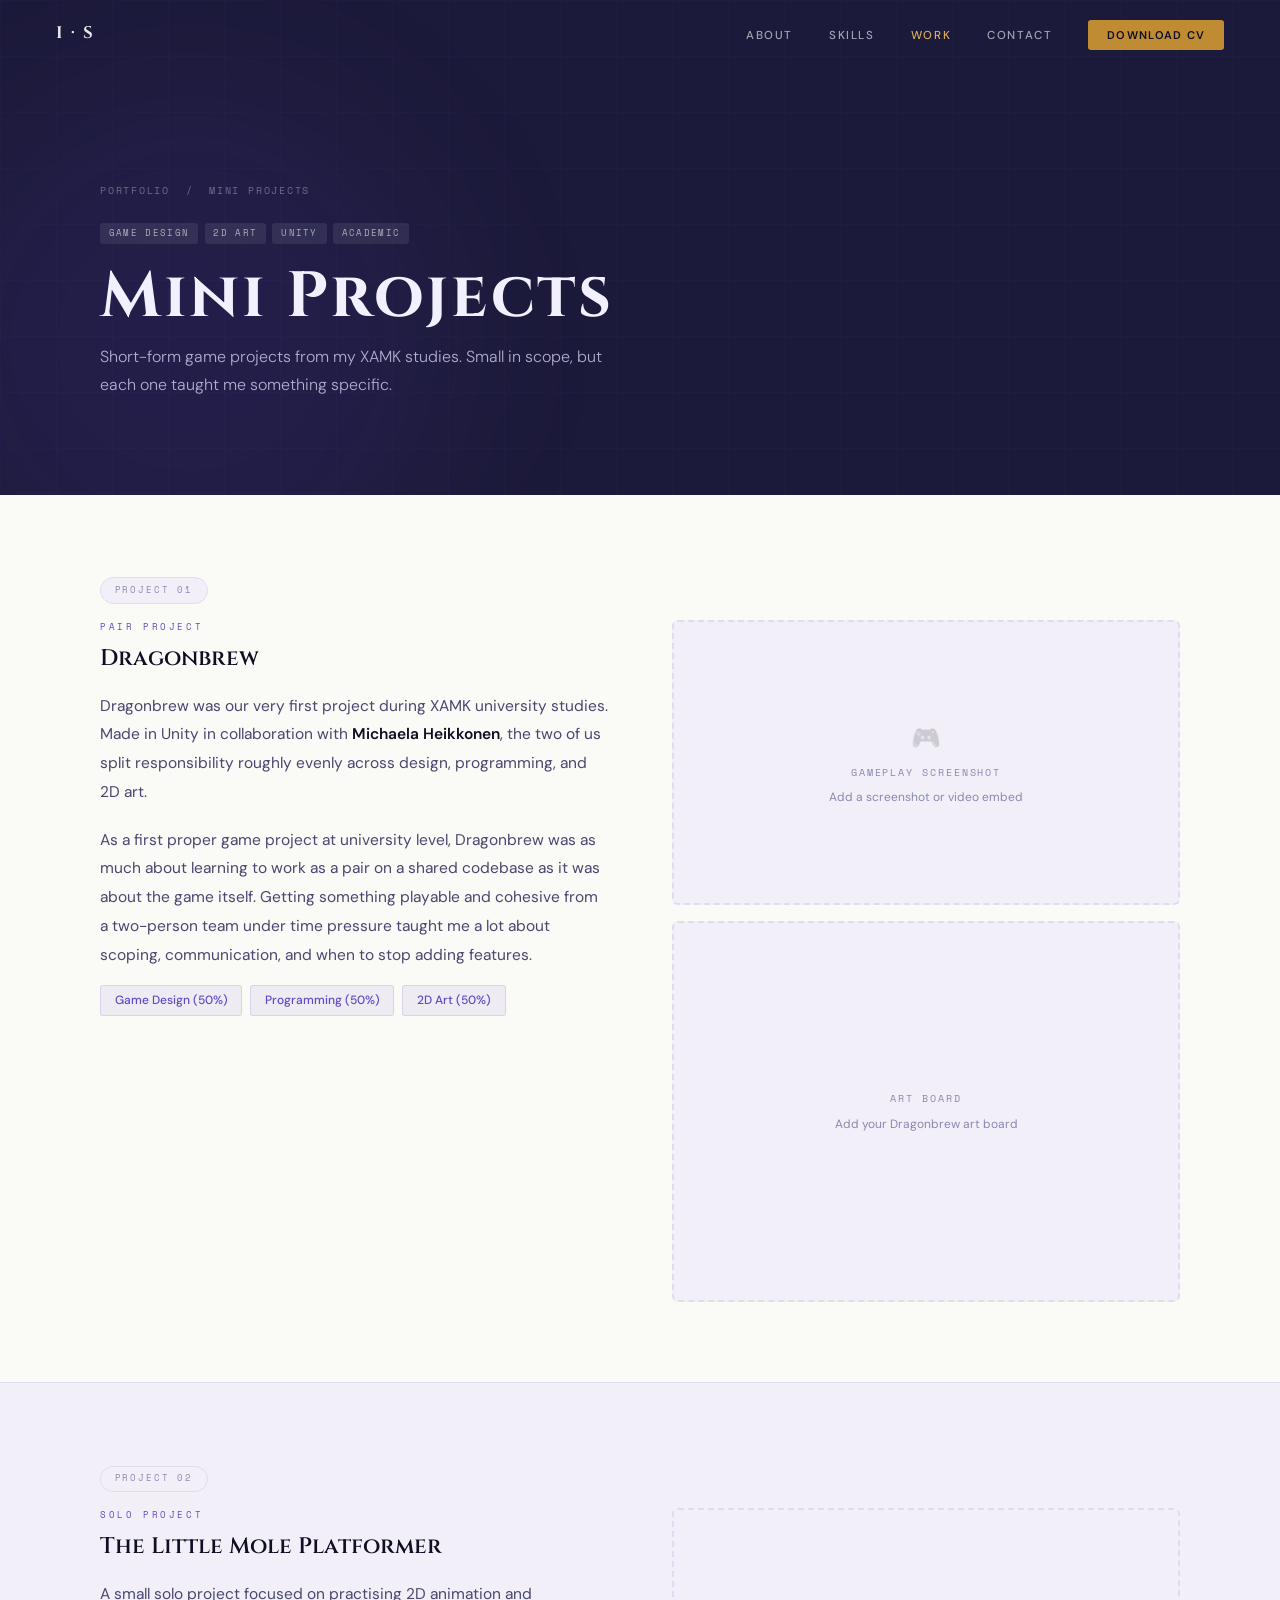
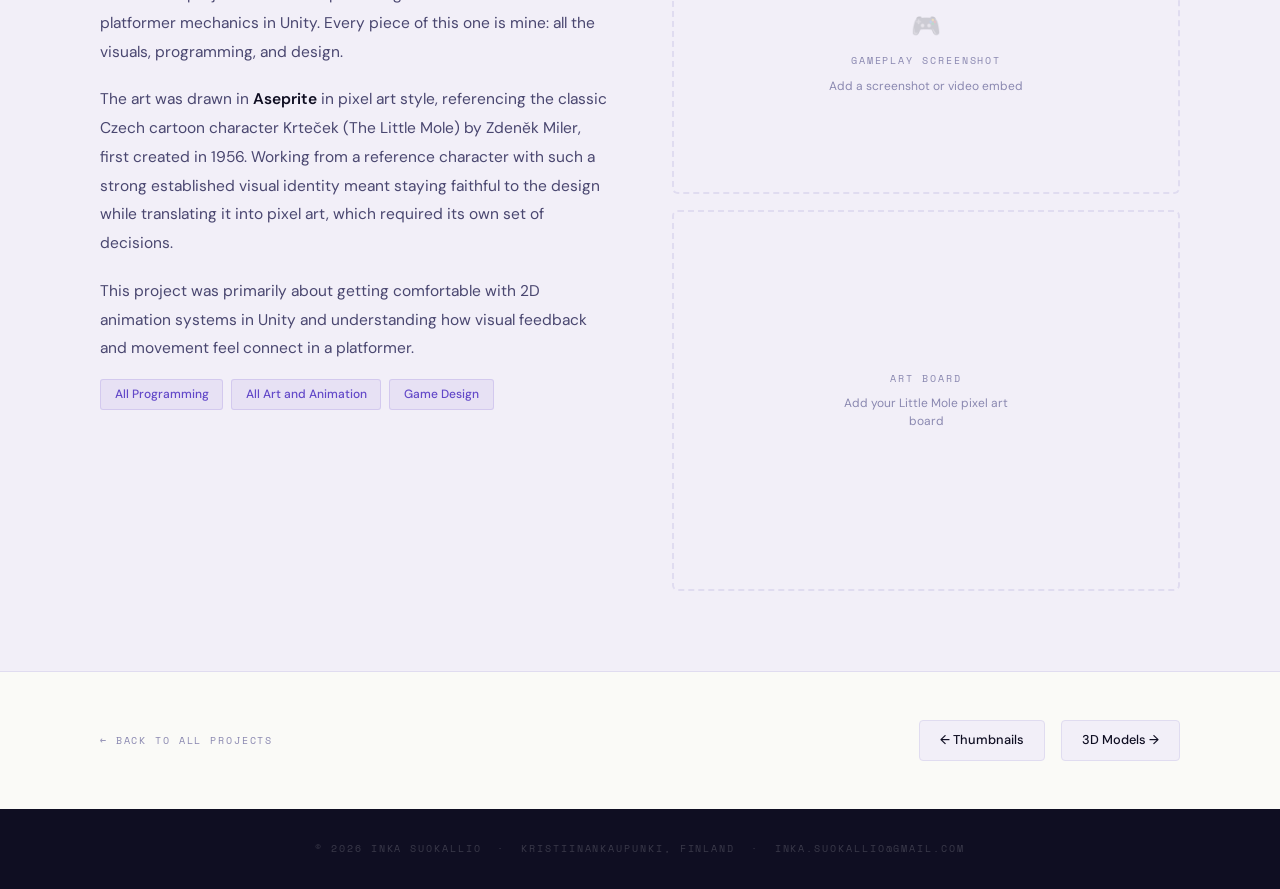
<file: mini-projects.html>
<!DOCTYPE html>
<html lang="en">
<head>
<meta charset="UTF-8">
<meta name="viewport" content="width=device-width, initial-scale=1.0">
<title>Mini Projects | Inka Suokallio</title>
<link rel="stylesheet" href="style.css">
<style>
.proj-hero{
  min-height:55vh;background:var(--ink-mid);
  display:flex;flex-direction:column;justify-content:flex-end;
  padding:10rem 2rem 4rem;position:relative;overflow:hidden;
}
.hero-grid{
  position:absolute;inset:0;pointer-events:none;
  background-image:
    linear-gradient(rgba(98,72,200,0.04) 1px,transparent 1px),
    linear-gradient(90deg,rgba(98,72,200,0.04) 1px,transparent 1px);
  background-size:56px 56px;
}
.hero-glow{
  position:absolute;width:500px;height:500px;border-radius:50%;
  background:rgba(98,72,200,0.1);filter:blur(80px);
  bottom:-100px;left:-60px;pointer-events:none;
}
.hero-inner{max-width:1080px;margin:0 auto;width:100%;position:relative;z-index:1;}
.breadcrumb{font-family:'Space Mono',monospace;font-size:0.62rem;letter-spacing:0.18em;text-transform:uppercase;color:rgba(255,255,255,0.35);margin-bottom:1.5rem;}
.breadcrumb a{color:rgba(255,255,255,0.35);text-decoration:none;transition:color 0.2s;}
.breadcrumb a:hover{color:var(--gold-soft);}
.hero-tags{display:flex;flex-wrap:wrap;gap:0.4rem;margin-bottom:1.25rem;}
.proj-name{font-family:'Cinzel',serif;font-size:clamp(2rem,5vw,4rem);font-weight:700;color:var(--text-light);letter-spacing:0.04em;line-height:1.05;margin-bottom:0.75rem;}
.proj-tagline{font-size:1rem;font-weight:300;color:var(--text-light-mid);max-width:520px;line-height:1.75;margin-bottom:2rem;}

.light-section{background:var(--cream);padding:5rem 2rem;}
.alt-section{background:var(--surface);padding:5rem 2rem;}
.content-col p{font-size:0.97rem;line-height:1.85;color:var(--text-mid);margin-bottom:1.2rem;}
.content-col p:last-child{margin-bottom:0;}
.content-col p strong{color:var(--text-dark);font-weight:600;}
.content-label{font-family:'Space Mono',monospace;font-size:0.58rem;letter-spacing:0.28em;text-transform:uppercase;color:var(--purple);margin-bottom:0.65rem;}
.content-h{font-family:'Cinzel',serif;font-size:1.4rem;font-weight:600;color:var(--text-dark);margin-bottom:1.25rem;line-height:1.2;}
.two-col{display:grid;grid-template-columns:1fr 1fr;gap:4rem;align-items:start;}

/* Sub-project badge */
.sub-badge{
  display:inline-block;
  font-family:'Space Mono',monospace;font-size:0.58rem;
  letter-spacing:0.2em;text-transform:uppercase;
  padding:0.3rem 0.85rem;border-radius:100px;
  background:var(--surface);border:1px solid var(--border);
  color:var(--text-muted);margin-bottom:1rem;
}
.divider-rule{height:1px;background:var(--border);margin:0;}

/* Role tags inline */
.role-row{display:flex;flex-wrap:wrap;gap:0.5rem;margin-top:1rem;}
.role-tag{
  font-size:0.75rem;font-weight:500;
  padding:0.3rem 0.85rem;border-radius:3px;
  background:rgba(98,72,200,0.08);
  color:var(--purple);
  border:1px solid rgba(98,72,200,0.15);
}

/* Art board grid */
.art-grid{
  display:grid;grid-template-columns:1fr 1fr;
  gap:1rem;margin-top:1.5rem;
}

@media(max-width:900px){
  .two-col,.art-grid{grid-template-columns:1fr;}
  .proj-hero{min-height:auto;padding:8rem 1.5rem 3rem;}
}
</style>
</head>
<body>

<nav class="nav" id="nav">
  <a href="index.html" class="nav-logo">I · S</a>
  <ul class="nav-links">
    <li class="hide-sm"><a href="index.html#about">About</a></li>
    <li class="hide-sm"><a href="index.html#skills">Skills</a></li>
    <li><a href="index.html#work" class="active">Work</a></li>
    <li><a href="index.html#contact">Contact</a></li>
    <li><a href="YOUR_CV_PDF_LINK_HERE" class="nav-cv" target="_blank">Download CV</a></li>
  </ul>
</nav>

<div class="proj-hero">
  <div class="hero-grid"></div>
  <div class="hero-glow"></div>
  <div class="hero-inner">
    <div class="breadcrumb"><a href="index.html">Portfolio</a> &nbsp;/&nbsp; Mini Projects</div>
    <div class="hero-tags">
      <span class="tag tw">Game Design</span>
      <span class="tag tw">2D Art</span>
      <span class="tag tw">Unity</span>
      <span class="tag tw">Academic</span>
    </div>
    <h1 class="proj-name">Mini Projects</h1>
    <p class="proj-tagline">Short-form game projects from my XAMK studies. Small in scope, but each one taught me something specific.</p>
  </div>
</div>

<!-- DRAGONBREW -->
<section class="light-section">
  <div class="container">
    <div class="sub-badge">Project 01</div>
    <div class="two-col">
      <div>
        <div class="content-label">Pair Project</div>
        <div class="content-h">Dragonbrew</div>
        <div class="content-col">
          <p>Dragonbrew was our very first project during XAMK university studies. Made in Unity in collaboration with <strong>Michaela Heikkonen</strong>, the two of us split responsibility roughly evenly across design, programming, and 2D art.</p>
          <p>As a first proper game project at university level, Dragonbrew was as much about learning to work as a pair on a shared codebase as it was about the game itself. Getting something playable and cohesive from a two-person team under time pressure taught me a lot about scoping, communication, and when to stop adding features.</p>
        </div>
        <div class="role-row">
          <span class="role-tag">Game Design (50%)</span>
          <span class="role-tag">Programming (50%)</span>
          <span class="role-tag">2D Art (50%)</span>
        </div>
      </div>
      <div style="display:flex;flex-direction:column;gap:1rem;">
        <div class="img-ph wide">
          <div class="ph-icon">🎮</div>
          <div class="ph-label">Gameplay Screenshot</div>
          <div class="ph-sub">Add a screenshot or video embed</div>
        </div>
        <div class="img-ph tall">
          <div class="ph-label">Art Board</div>
          <div class="ph-sub">Add your Dragonbrew art board</div>
        </div>
      </div>
    </div>
  </div>
</section>

<div class="divider-rule"></div>

<!-- LITTLE MOLE -->
<section class="alt-section">
  <div class="container">
    <div class="sub-badge">Project 02</div>
    <div class="two-col">
      <div>
        <div class="content-label">Solo Project</div>
        <div class="content-h">The Little Mole Platformer</div>
        <div class="content-col">
          <p>A small solo project focused on practising 2D animation and platformer mechanics in Unity. Every piece of this one is mine: all the visuals, programming, and design.</p>
          <p>The art was drawn in <strong>Aseprite</strong> in pixel art style, referencing the classic Czech cartoon character Krteček (The Little Mole) by Zdeněk Miler, first created in 1956. Working from a reference character with such a strong established visual identity meant staying faithful to the design while translating it into pixel art, which required its own set of decisions.</p>
          <p>This project was primarily about getting comfortable with 2D animation systems in Unity and understanding how visual feedback and movement feel connect in a platformer.</p>
        </div>
        <div class="role-row">
          <span class="role-tag">All Programming</span>
          <span class="role-tag">All Art and Animation</span>
          <span class="role-tag">Game Design</span>
        </div>
      </div>
      <div style="display:flex;flex-direction:column;gap:1rem;">
        <div class="img-ph wide">
          <div class="ph-icon">🎮</div>
          <div class="ph-label">Gameplay Screenshot</div>
          <div class="ph-sub">Add a screenshot or video embed</div>
        </div>
        <div class="img-ph tall">
          <div class="ph-label">Art Board</div>
          <div class="ph-sub">Add your Little Mole pixel art board</div>
        </div>
      </div>
    </div>
  </div>
</section>

<div class="proj-nav">
  <div class="proj-nav-inner">
    <a href="index.html#work" class="proj-nav-back">← Back to all projects</a>
    <div class="proj-nav-links">
      <a href="thumbnails.html" class="proj-nav-link">← Thumbnails</a>
      <a href="3d-models.html" class="proj-nav-link">3D Models →</a>
    </div>
  </div>
</div>

<footer>
  <p>© 2026 Inka Suokallio &nbsp;·&nbsp; Kristiinankaupunki, Finland &nbsp;·&nbsp; inka.suokallio@gmail.com</p>
</footer>

<script>
const nav=document.getElementById('nav');
window.addEventListener('scroll',()=>{nav.classList.toggle('scrolled',window.scrollY>60);},{passive:true});
</script>
</body>
</html>
</file>
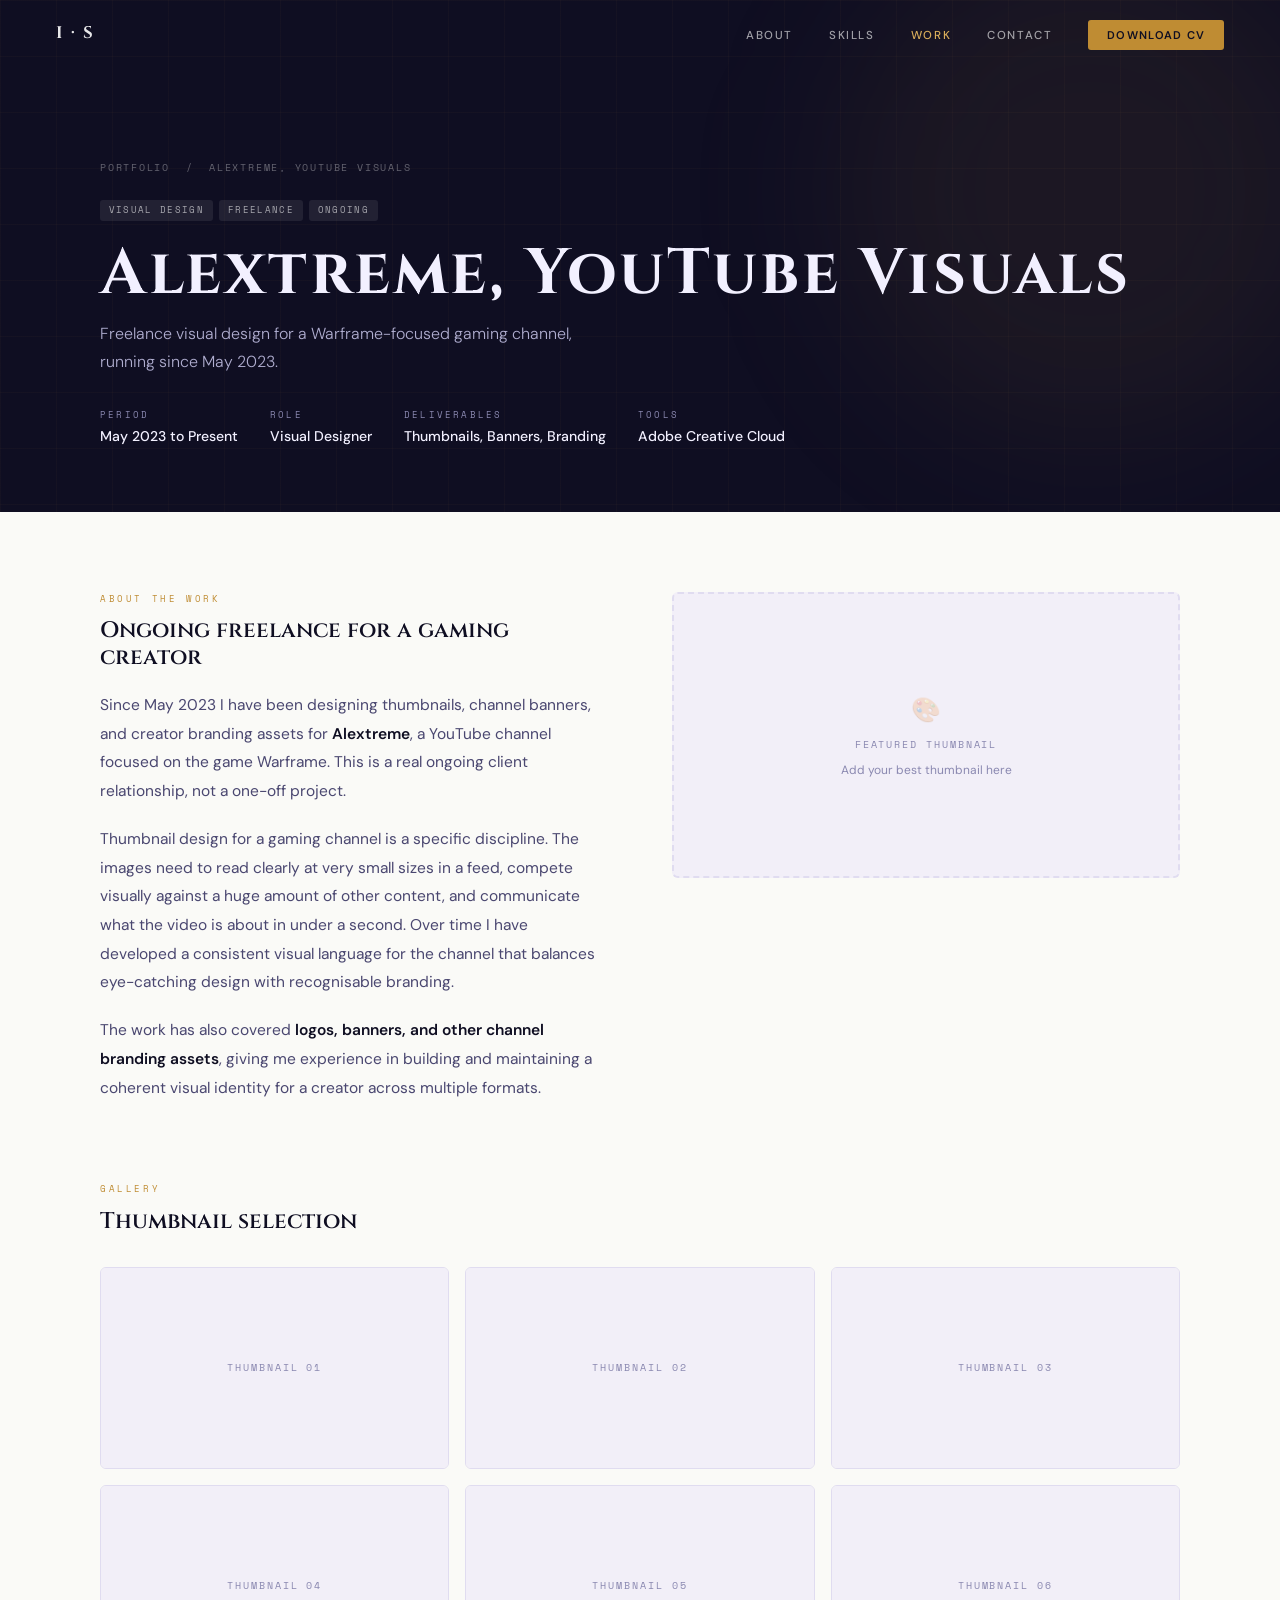
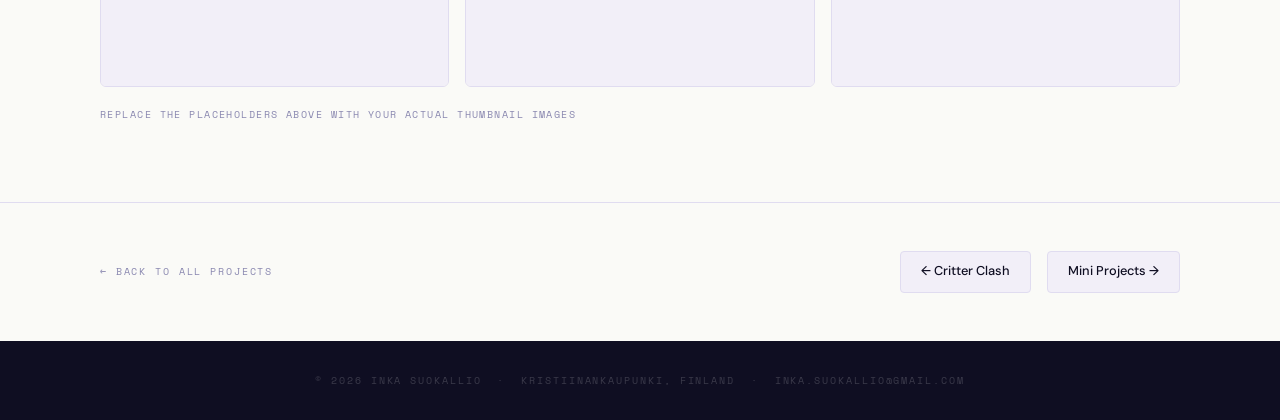
<file: thumbnails.html>
<!DOCTYPE html>
<html lang="en">
<head>
<meta charset="UTF-8">
<meta name="viewport" content="width=device-width, initial-scale=1.0">
<title>YouTube Thumbnails | Inka Suokallio</title>
<link rel="stylesheet" href="style.css">
<style>
.proj-hero{
  min-height:55vh;background:var(--ink);
  display:flex;flex-direction:column;justify-content:flex-end;
  padding:10rem 2rem 4rem;position:relative;overflow:hidden;
}
.hero-grid{
  position:absolute;inset:0;pointer-events:none;
  background-image:
    linear-gradient(rgba(191,140,51,0.04) 1px,transparent 1px),
    linear-gradient(90deg,rgba(191,140,51,0.04) 1px,transparent 1px);
  background-size:56px 56px;
}
.hero-glow{
  position:absolute;width:500px;height:500px;border-radius:50%;
  background:rgba(191,140,51,0.08);filter:blur(80px);
  top:-60px;right:-60px;pointer-events:none;
}
.hero-inner{max-width:1080px;margin:0 auto;width:100%;position:relative;z-index:1;}
.breadcrumb{font-family:'Space Mono',monospace;font-size:0.62rem;letter-spacing:0.18em;text-transform:uppercase;color:rgba(255,255,255,0.35);margin-bottom:1.5rem;}
.breadcrumb a{color:rgba(255,255,255,0.35);text-decoration:none;transition:color 0.2s;}
.breadcrumb a:hover{color:var(--gold-soft);}
.hero-tags{display:flex;flex-wrap:wrap;gap:0.4rem;margin-bottom:1.25rem;}
.proj-name{font-family:'Cinzel',serif;font-size:clamp(2rem,5vw,4rem);font-weight:700;color:var(--text-light);letter-spacing:0.04em;line-height:1.05;margin-bottom:0.75rem;}
.proj-tagline{font-size:1rem;font-weight:300;color:var(--text-light-mid);max-width:520px;line-height:1.75;margin-bottom:2rem;}
.meta-strip{display:flex;flex-wrap:wrap;gap:2rem;}
.meta-item{display:flex;flex-direction:column;gap:0.2rem;}
.meta-label{font-family:'Space Mono',monospace;font-size:0.55rem;letter-spacing:0.25em;text-transform:uppercase;color:var(--text-muted);}
.meta-value{font-size:0.88rem;font-weight:500;color:var(--text-light);}

.light-section{background:var(--cream);padding:5rem 2rem;}
.content-col p{font-size:0.97rem;line-height:1.85;color:var(--text-mid);margin-bottom:1.2rem;}
.content-col p:last-child{margin-bottom:0;}
.content-col p strong{color:var(--text-dark);font-weight:600;}
.content-label{font-family:'Space Mono',monospace;font-size:0.58rem;letter-spacing:0.28em;text-transform:uppercase;color:var(--gold);margin-bottom:0.65rem;}
.content-h{font-family:'Cinzel',serif;font-size:1.4rem;font-weight:600;color:var(--text-dark);margin-bottom:1.25rem;line-height:1.2;}
.two-col{display:grid;grid-template-columns:1fr 1fr;gap:4rem;align-items:start;}

/* Thumbnail gallery */
.gallery-grid{
  display:grid;grid-template-columns:repeat(3,1fr);
  gap:1rem;margin-top:2rem;
}
.gallery-item{
  border-radius:6px;overflow:hidden;
  border:1px solid var(--border);
  transition:transform 0.2s,box-shadow 0.2s;
}
.gallery-item:hover{transform:translateY(-3px);box-shadow:0 8px 24px rgba(0,0,0,0.08);}

@media(max-width:900px){
  .two-col{grid-template-columns:1fr;}
  .gallery-grid{grid-template-columns:1fr 1fr;}
  .proj-hero{min-height:auto;padding:8rem 1.5rem 3rem;}
}
@media(max-width:500px){.gallery-grid{grid-template-columns:1fr;}}
</style>
</head>
<body>

<nav class="nav" id="nav">
  <a href="index.html" class="nav-logo">I · S</a>
  <ul class="nav-links">
    <li class="hide-sm"><a href="index.html#about">About</a></li>
    <li class="hide-sm"><a href="index.html#skills">Skills</a></li>
    <li><a href="index.html#work" class="active">Work</a></li>
    <li><a href="index.html#contact">Contact</a></li>
    <li><a href="YOUR_CV_PDF_LINK_HERE" class="nav-cv" target="_blank">Download CV</a></li>
  </ul>
</nav>

<div class="proj-hero">
  <div class="hero-grid"></div>
  <div class="hero-glow"></div>
  <div class="hero-inner">
    <div class="breadcrumb"><a href="index.html">Portfolio</a> &nbsp;/&nbsp; Alextreme, YouTube Visuals</div>
    <div class="hero-tags">
      <span class="tag tw">Visual Design</span>
      <span class="tag tw">Freelance</span>
      <span class="tag tw">Ongoing</span>
    </div>
    <h1 class="proj-name">Alextreme, YouTube Visuals</h1>
    <p class="proj-tagline">Freelance visual design for a Warframe-focused gaming channel, running since May 2023.</p>
    <div class="meta-strip">
      <div class="meta-item"><span class="meta-label">Period</span><span class="meta-value">May 2023 to Present</span></div>
      <div class="meta-item"><span class="meta-label">Role</span><span class="meta-value">Visual Designer</span></div>
      <div class="meta-item"><span class="meta-label">Deliverables</span><span class="meta-value">Thumbnails, Banners, Branding</span></div>
      <div class="meta-item"><span class="meta-label">Tools</span><span class="meta-value">Adobe Creative Cloud</span></div>
    </div>
  </div>
</div>

<section class="light-section">
  <div class="container">
    <div class="two-col">
      <div>
        <div class="content-label">About the work</div>
        <div class="content-h">Ongoing freelance for a gaming creator</div>
        <div class="content-col">
          <p>Since May 2023 I have been designing thumbnails, channel banners, and creator branding assets for <strong>Alextreme</strong>, a YouTube channel focused on the game Warframe. This is a real ongoing client relationship, not a one-off project.</p>
          <p>Thumbnail design for a gaming channel is a specific discipline. The images need to read clearly at very small sizes in a feed, compete visually against a huge amount of other content, and communicate what the video is about in under a second. Over time I have developed a consistent visual language for the channel that balances eye-catching design with recognisable branding.</p>
          <p>The work has also covered <strong>logos, banners, and other channel branding assets</strong>, giving me experience in building and maintaining a coherent visual identity for a creator across multiple formats.</p>
        </div>
      </div>
      <div class="img-ph wide" style="min-height:260px;">
        <div class="ph-icon">🎨</div>
        <div class="ph-label">Featured Thumbnail</div>
        <div class="ph-sub">Add your best thumbnail here</div>
      </div>
    </div>
  </div>
</section>

<section class="light-section" style="padding-top:0;">
  <div class="container">
    <div class="content-label">Gallery</div>
    <div class="content-h">Thumbnail selection</div>
    <div class="gallery-grid">
      <div class="gallery-item"><div class="img-ph wide" style="border:none;border-radius:0;"><div class="ph-label">Thumbnail 01</div></div></div>
      <div class="gallery-item"><div class="img-ph wide" style="border:none;border-radius:0;"><div class="ph-label">Thumbnail 02</div></div></div>
      <div class="gallery-item"><div class="img-ph wide" style="border:none;border-radius:0;"><div class="ph-label">Thumbnail 03</div></div></div>
      <div class="gallery-item"><div class="img-ph wide" style="border:none;border-radius:0;"><div class="ph-label">Thumbnail 04</div></div></div>
      <div class="gallery-item"><div class="img-ph wide" style="border:none;border-radius:0;"><div class="ph-label">Thumbnail 05</div></div></div>
      <div class="gallery-item"><div class="img-ph wide" style="border:none;border-radius:0;"><div class="ph-label">Thumbnail 06</div></div></div>
    </div>
    <p style="font-family:'Space Mono',monospace;font-size:0.6rem;letter-spacing:0.15em;color:var(--text-muted);margin-top:1.25rem;text-transform:uppercase;">Replace the placeholders above with your actual thumbnail images</p>
  </div>
</section>

<div class="proj-nav">
  <div class="proj-nav-inner">
    <a href="index.html#work" class="proj-nav-back">← Back to all projects</a>
    <div class="proj-nav-links">
      <a href="critter-clash.html" class="proj-nav-link">← Critter Clash</a>
      <a href="mini-projects.html" class="proj-nav-link">Mini Projects →</a>
    </div>
  </div>
</div>

<footer>
  <p>© 2026 Inka Suokallio &nbsp;·&nbsp; Kristiinankaupunki, Finland &nbsp;·&nbsp; inka.suokallio@gmail.com</p>
</footer>

<script>
const nav=document.getElementById('nav');
window.addEventListener('scroll',()=>{nav.classList.toggle('scrolled',window.scrollY>60);},{passive:true});
</script>
</body>
</html>
</file>
<file: style.css>
@import url('https://fonts.googleapis.com/css2?family=Cinzel:wght@400;600;700&family=DM+Sans:ital,opsz,wght@0,9..40,300;0,9..40,400;0,9..40,500;0,9..40,600;1,9..40,400&family=Space+Mono:wght@400;700&display=swap');

*,*::before,*::after{box-sizing:border-box;margin:0;padding:0;}

:root{
  --ink:#0F0E22;
  --ink-mid:#1C1A3A;
  --ink-light:#252350;
  --cream:#FAFAF7;
  --surface:#F2EFF8;
  --border:#E0DCF0;
  --purple:#6248C8;
  --purple-soft:#9B83F0;
  --purple-glow:rgba(98,72,200,0.1);
  --green:#2A7057;
  --green-dark:#163D2E;
  --green-soft:#3FA882;
  --gold:#BF8C33;
  --gold-soft:#D9AD5A;
  --text-dark:#0F0E22;
  --text-mid:#4A4770;
  --text-muted:#8A88B0;
  --text-light:#F2F0FF;
  --text-light-mid:#B0AED0;
}

html{scroll-behavior:smooth;}

body{
  font-family:'DM Sans',sans-serif;
  background:var(--cream);
  color:var(--text-dark);
  line-height:1.6;
  overflow-x:hidden;
}

/* NAV */
.nav{
  position:fixed;top:0;left:0;right:0;z-index:100;
  display:flex;align-items:center;justify-content:space-between;
  padding:1.25rem 3.5rem;
  transition:background 0.35s,padding 0.3s,box-shadow 0.35s;
}
.nav.scrolled{
  background:rgba(15,14,34,0.96);
  backdrop-filter:blur(14px);
  padding:0.9rem 3.5rem;
  box-shadow:0 1px 0 rgba(255,255,255,0.04);
}
.nav-logo{
  font-family:'Cinzel',serif;font-size:1.05rem;font-weight:700;
  color:#fff;text-decoration:none;letter-spacing:0.12em;opacity:0.9;
  transition:opacity 0.2s;
}
.nav-logo:hover{opacity:1;}
.nav-links{display:flex;align-items:center;gap:2.25rem;list-style:none;}
.nav-links a{
  font-size:0.72rem;font-weight:500;letter-spacing:0.14em;
  text-transform:uppercase;color:rgba(255,255,255,0.6);
  text-decoration:none;transition:color 0.2s;
}
.nav-links a:hover,.nav-links a.active{color:var(--gold-soft);}
.nav-cv{
  font-size:0.7rem !important;font-weight:600 !important;
  letter-spacing:0.12em !important;color:var(--ink) !important;
  background:var(--gold);border-radius:3px;padding:0.5rem 1.15rem;
  text-decoration:none;transition:background 0.2s;
}
.nav-cv:hover{background:var(--gold-soft) !important;color:var(--ink) !important;}

/* LAYOUT */
.container{max-width:1080px;margin:0 auto;}
section{padding:6rem 2rem;}

.eyebrow{
  font-family:'Space Mono',monospace;font-size:0.6rem;
  letter-spacing:0.32em;text-transform:uppercase;color:var(--gold);
  margin-bottom:0.7rem;
}
.sec-title{
  font-family:'Cinzel',serif;
  font-size:clamp(1.7rem,3.5vw,2.6rem);
  font-weight:600;color:var(--text-dark);line-height:1.15;
}
.sec-title.light{color:var(--text-light);}

/* TAGS */
.tag{
  font-family:'Space Mono',monospace;font-size:0.55rem;
  letter-spacing:0.15em;text-transform:uppercase;
  padding:0.22rem 0.55rem;border-radius:3px;
}
.tp{background:rgba(98,72,200,0.1);color:#4D3CAA;}
.tg{background:rgba(42,112,87,0.1);color:#1E5E3E;}
.ty{background:rgba(191,140,51,0.1);color:#8A5E10;}
.tt{background:rgba(42,130,160,0.1);color:#1A6A80;}
.tw{background:rgba(255,255,255,0.08);color:rgba(255,255,255,0.6);}

/* BUTTONS */
.btn-solid{
  font-family:'DM Sans',sans-serif;font-size:0.75rem;font-weight:600;
  letter-spacing:0.1em;text-transform:uppercase;text-decoration:none;
  padding:0.85rem 2rem;background:var(--purple);color:#fff;
  border-radius:3px;transition:background 0.2s,transform 0.15s;
  display:inline-block;
}
.btn-solid:hover{background:var(--purple-soft);transform:translateY(-2px);}
.btn-ghost{
  font-family:'DM Sans',sans-serif;font-size:0.75rem;font-weight:500;
  letter-spacing:0.1em;text-transform:uppercase;text-decoration:none;
  padding:0.85rem 2rem;border:1px solid rgba(255,255,255,0.18);
  color:rgba(255,255,255,0.65);border-radius:3px;
  transition:border-color 0.2s,color 0.2s,transform 0.15s;
  display:inline-block;
}
.btn-ghost:hover{border-color:var(--gold-soft);color:var(--gold-soft);transform:translateY(-2px);}
.btn-outline-dark{
  font-family:'DM Sans',sans-serif;font-size:0.75rem;font-weight:500;
  letter-spacing:0.1em;text-transform:uppercase;text-decoration:none;
  padding:0.75rem 1.75rem;border:1px solid var(--border);
  color:var(--text-mid);border-radius:3px;
  transition:border-color 0.2s,color 0.2s;display:inline-block;
}
.btn-outline-dark:hover{border-color:var(--purple);color:var(--purple);}

/* FOOTER */
footer{background:var(--ink);padding:2rem;text-align:center;}
footer p{
  font-family:'Space Mono',monospace;font-size:0.6rem;
  letter-spacing:0.2em;color:rgba(255,255,255,0.18);text-transform:uppercase;
}

/* PROJECT NAV (bottom of project pages) */
.proj-nav{
  background:var(--cream);padding:3rem 2rem;
  border-top:1px solid var(--border);
}
.proj-nav-inner{
  max-width:1080px;margin:0 auto;
  display:flex;align-items:center;justify-content:space-between;
  flex-wrap:wrap;gap:1rem;
}
.proj-nav-back{
  font-family:'Space Mono',monospace;font-size:0.65rem;
  letter-spacing:0.18em;text-transform:uppercase;
  color:var(--text-muted);text-decoration:none;
  display:flex;align-items:center;gap:0.5rem;
  transition:color 0.2s;
}
.proj-nav-back:hover{color:var(--purple);}
.proj-nav-links{display:flex;gap:1rem;}
.proj-nav-link{
  font-size:0.8rem;font-weight:500;color:var(--text-dark);
  text-decoration:none;padding:0.6rem 1.25rem;
  background:var(--surface);border:1px solid var(--border);
  border-radius:4px;transition:border-color 0.2s;
}
.proj-nav-link:hover{border-color:var(--purple);}

/* IMAGE PLACEHOLDERS */
.img-ph{
  width:100%;background:var(--surface);border:2px dashed var(--border);
  border-radius:6px;display:flex;flex-direction:column;
  align-items:center;justify-content:center;gap:0.5rem;
  min-height:200px;
}
.img-ph.wide{aspect-ratio:16/9;}
.img-ph.tall{aspect-ratio:4/3;}
.img-ph.square{aspect-ratio:1/1;}
.img-ph.portrait{aspect-ratio:3/4;}
.ph-icon{font-size:1.5rem;opacity:0.25;}
.ph-label{
  font-family:'Space Mono',monospace;font-size:0.6rem;
  letter-spacing:0.2em;text-transform:uppercase;color:var(--text-muted);
}
.ph-sub{
  font-size:0.75rem;color:var(--text-muted);
  text-align:center;max-width:200px;line-height:1.5;
}

/* RESPONSIVE */
@media(max-width:960px){
  .nav{padding:1rem 1.75rem;}
  .nav.scrolled{padding:0.8rem 1.75rem;}
  section{padding:4.5rem 1.5rem;}
}
@media(max-width:600px){
  section{padding:3.5rem 1.25rem;}
  .nav-links .hide-sm{display:none;}
}
</file>
